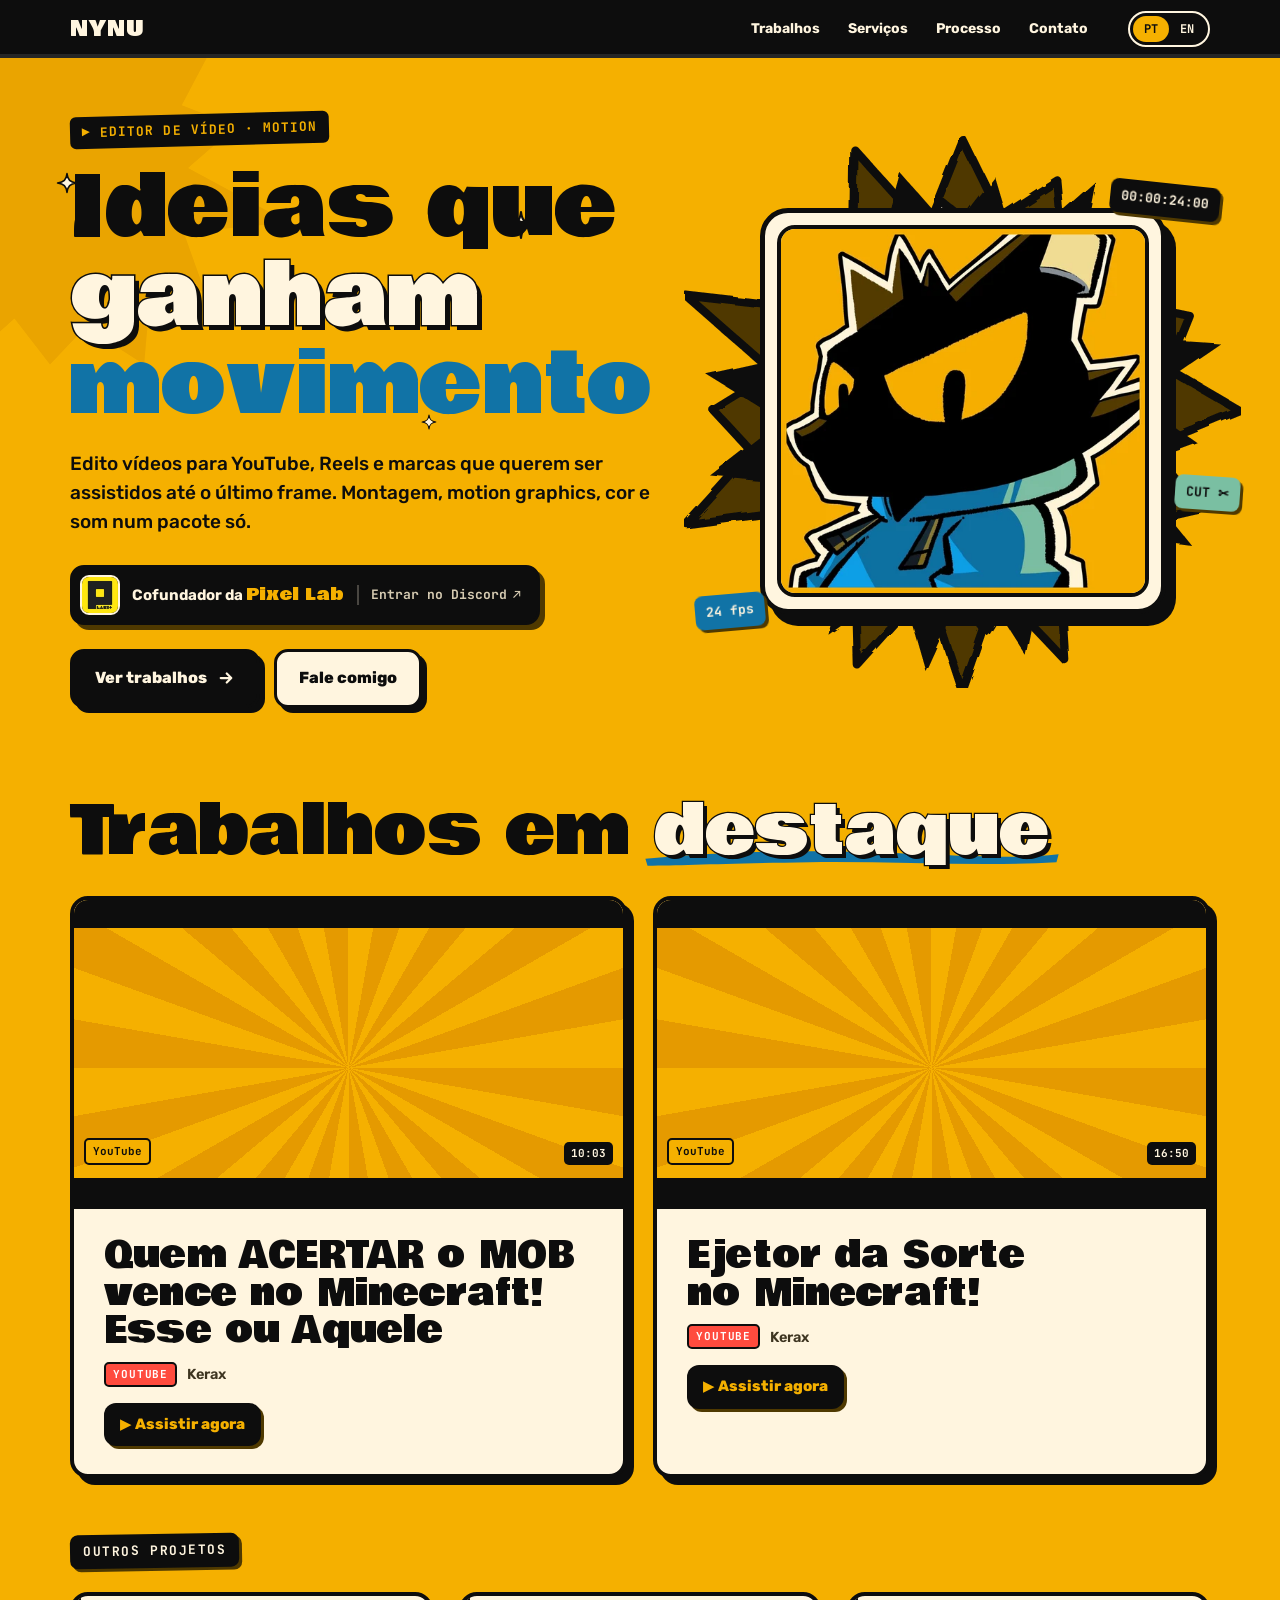
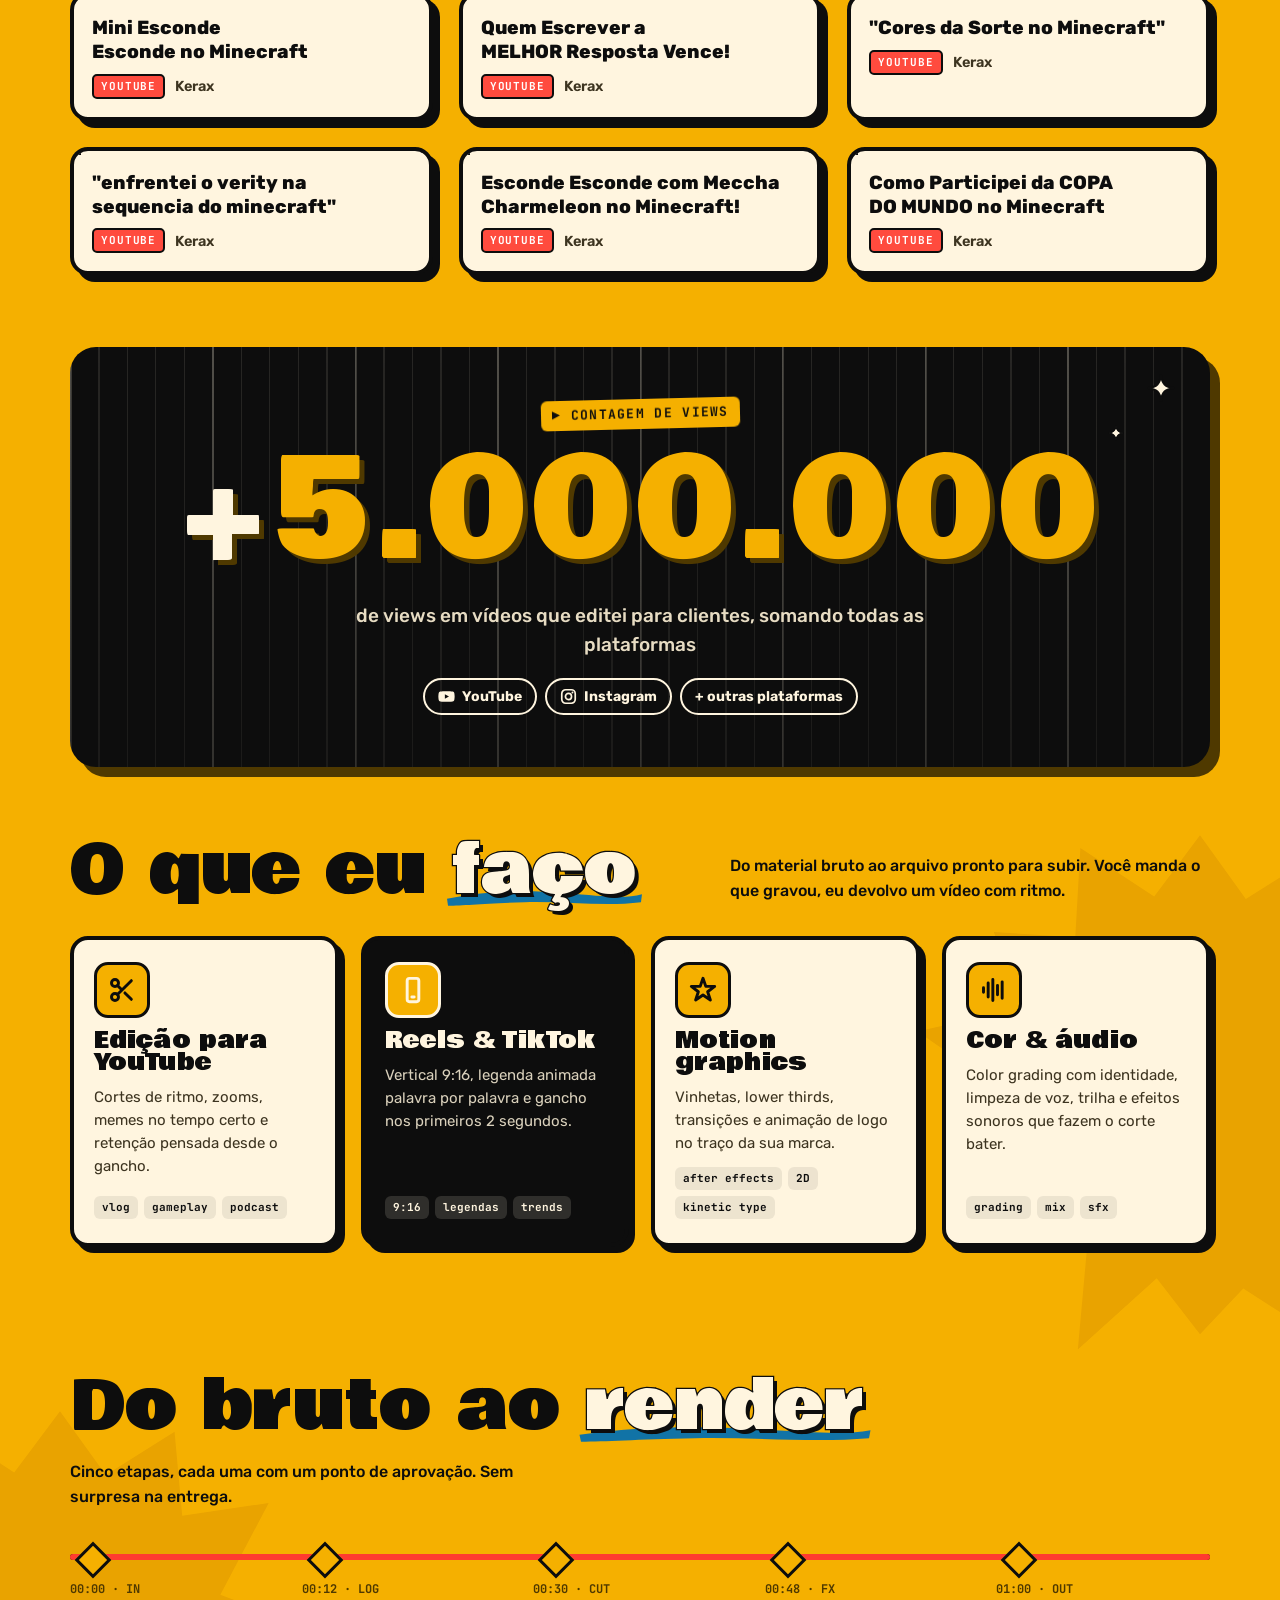
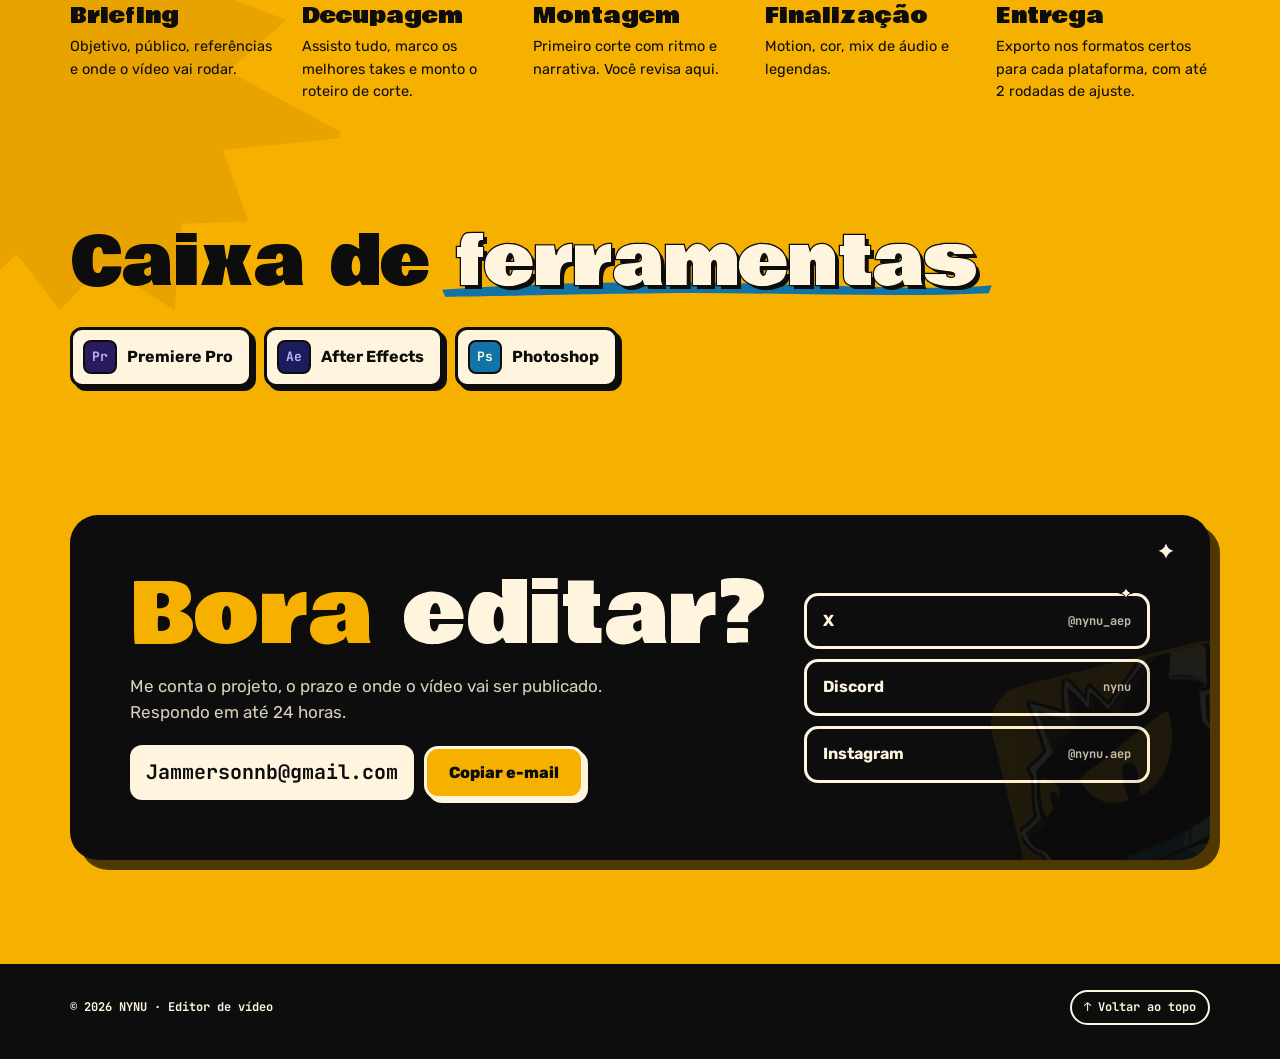
<file: index.html>
<!doctype html>
<html lang="pt-BR">
<head>
<meta charset="utf-8">
<meta name="viewport" content="width=device-width,initial-scale=1,viewport-fit=cover">
<title>NYNU | Editor de vídeo</title>
<meta name="description" content="Editor de vídeo e motion. Montagem, motion graphics, cor e som para YouTube, Reels e marcas. +5 milhões de views com clientes.">
<meta name="theme-color" content="#F5B000">
<link rel="canonical" href="https://nynuaep.com.br/">
<!-- link previews (Discord, WhatsApp, X, Instagram, LinkedIn...) -->
<meta property="og:type" content="website">
<meta property="og:site_name" content="NYNU">
<meta property="og:url" content="https://nynuaep.com.br/">
<meta property="og:title" content="NYNU | Editor de vídeo">
<meta property="og:description" content="Ideias que ganham movimento. Montagem, motion graphics, cor e som para YouTube, Reels e marcas. +5 milhões de views com clientes.">
<meta property="og:locale" content="pt_BR">
<meta property="og:image" content="https://nynuaep.com.br/assets/og-image.jpg">
<meta property="og:image:secure_url" content="https://nynuaep.com.br/assets/og-image.jpg">
<meta property="og:image:type" content="image/jpeg">
<meta property="og:image:width" content="1200">
<meta property="og:image:height" content="630">
<meta property="og:image:alt" content="Logo da NYNU numa moldura amarela, estilo cartoon">
<meta name="twitter:card" content="summary_large_image">
<meta name="twitter:title" content="NYNU | Editor de vídeo">
<meta name="twitter:description" content="Ideias que ganham movimento. +5 milhões de views com clientes.">
<meta name="twitter:image" content="https://nynuaep.com.br/assets/og-image.jpg">
<link rel="icon" type="image/png" href="assets/favicon.png">
<link rel="apple-touch-icon" href="assets/favicon.png">
<link rel="preconnect" href="https://fonts.googleapis.com">
<link rel="preconnect" href="https://fonts.gstatic.com" crossorigin>
<link rel="stylesheet" href="https://fonts.googleapis.com/css2?family=Bowlby+One&family=Rubik:wght@400;500;700;800&family=JetBrains+Mono:wght@500;700&display=swap">
<link rel="stylesheet" href="assets/site.css">
</head>
<body>

<svg width="0" height="0" style="position:absolute" aria-hidden="true">
  <filter id="boil"><feTurbulence id="boilNoise" type="fractalNoise" baseFrequency="0.035" numOctaves="2" seed="1"/><feDisplacementMap in="SourceGraphic" scale="7"/></filter>
</svg>

<header>
  <div class="wrap">
    <a class="brand" href="#top"><b>NYNU</b></a>
    <nav aria-label="Seções">
      <a href="#trabalhos" data-en="Work">Trabalhos</a>
      <a href="#servicos" data-en="Services">Serviços</a>
      <a href="#processo" data-en="Process">Processo</a>
      <a href="#contato" data-en="Contact">Contato</a>
    </nav>
    <button class="lang" id="lang" type="button" aria-label="Switch to English"><i class="knob" aria-hidden="true"></i><span>PT</span><span>EN</span></button>
  </div>
  <div class="playbar" aria-hidden="true"><i id="playbar"></i></div>
</header>

<main id="top">
  <section class="hero">
    <i class="blob blob-hero" aria-hidden="true"></i>
    <div class="wrap">
      <div class="hero-copy">
        <i class="spark" style="--x:-14px;--y:58px;--s:22px;--d:0s" aria-hidden="true"></i>
        <i class="spark" style="--x:72%;--y:96px;--s:30px;--d:.8s" aria-hidden="true"></i>
        <i class="spark" style="--x:58%;--y:300px;--s:16px;--d:1.6s" aria-hidden="true"></i>
        <span class="eyebrow" data-en="▶ Video editor · Motion">▶ Editor de vídeo · Motion</span>
        <h1>
          <span class="ln"><span data-en="Ideas">Ideias que</span></span>
          <span class="ln"><span class="stroke" data-en="set in">ganham</span></span>
          <span class="ln"><span class="blue" data-en="motion">movimento</span></span>
        </h1>
        <p class="lede" data-en="I edit videos for YouTube, Reels and brands that want to be watched to the very end. Editing, motion graphics, color and sound in one package.">Edito vídeos para YouTube, Reels e marcas que querem ser assistidos até o último frame. Montagem, motion graphics, cor e som num pacote só.</p>
        <a class="pixel" href="https://discord.gg/P6Qs3hAnWc" target="_blank" rel="noopener">
          <img src="assets/pixellab.webp" alt="Logo da Pixel Lab" width="40" height="40">
          <span class="pixel-name"><span data-en="Co-founder of">Cofundador da</span> <b>Pixel Lab</b></span>
          <span class="pixel-cta"><span data-en="Join the Discord">Entrar no Discord</span> <i aria-hidden="true">↗</i></span>
        </a>
        <div class="ctas">
          <a class="btn magnet" href="#trabalhos" data-en="See my work &lt;svg viewBox=&quot;0 0 24 24&quot; fill=&quot;none&quot; stroke=&quot;currentColor&quot; stroke-width=&quot;3&quot; stroke-linecap=&quot;round&quot; stroke-linejoin=&quot;round&quot;&gt;&lt;path d=&quot;M5 12h14M13 6l6 6-6 6&quot;/&gt;&lt;/svg&gt;">Ver trabalhos <svg viewBox="0 0 24 24" fill="none" stroke="currentColor" stroke-width="3" stroke-linecap="round" stroke-linejoin="round"><path d="M5 12h14M13 6l6 6-6 6"/></svg></a>
          <a class="btn alt magnet" href="#contato" data-en="Talk to me">Fale comigo</a>
        </div>
      </div>
      <div class="stage" id="stage">
        <svg class="burst" id="burst" viewBox="-100 -100 200 200" aria-hidden="true"></svg>
        <div class="sticker"><img src="assets/logo.webp" alt="Logo NYNU: personagem preto de olho amarelo e moletom azul"></div>
        <span class="tag t1">00:00:24:00</span>
        <span class="tag t2">24 fps</span>
        <span class="tag t3">CUT ✂</span>
      </div>
    </div>
  </section>

  <section class="block" id="trabalhos">
    <div class="wrap">
      <div class="sec-head reveal">
        <h2 id="workTitle" data-en="Recent &lt;em&gt;work&lt;/em&gt;">Trabalhos <em>recentes</em></h2>
        <div class="chips" id="chips" role="group" aria-label="Filtrar trabalhos">
          <button class="chip" type="button" data-f="all" aria-pressed="true" data-en="All">Todos</button>
          <button class="chip" type="button" data-f="youtube" aria-pressed="false">YouTube</button>
          <button class="chip" type="button" data-f="reels" aria-pressed="false">Reels</button>
          <button class="chip" type="button" data-f="comercial" aria-pressed="false" data-en="Commercial">Comercial</button>
          <button class="chip" type="button" data-f="motion" aria-pressed="false">Motion</button>
          <button class="chip" type="button" data-f="shorts" aria-pressed="false">Shorts</button>
        </div>
      </div>
      <div class="grid feat-grid" id="gridFeat" hidden></div>
      <div class="others-head" id="othersHead" hidden>
        <span class="others-label" data-en="Other projects">Outros projetos</span>
      </div>
      <div class="grid" id="grid"></div>
    </div>
  </section>

  <section class="views" id="views" aria-labelledby="viewsTitle">
    <div class="wrap">
      <div class="views-card reveal">
        <i class="spark" style="--x:auto;--r:34px;--y:26px;--s:30px;--d:.3s" aria-hidden="true"></i>
        <i class="spark" style="--x:auto;--r:86px;--y:78px;--s:16px;--d:1.1s" aria-hidden="true"></i>
        <span class="views-eyebrow" id="viewsTitle" data-en="▶ View count">▶ Contagem de views</span>
        <div class="views-num" id="viewsBox" role="img" aria-label="+5.000.000"><span class="views-plus" aria-hidden="true">+</span><span id="viewsNum" class="odo" aria-hidden="true">5.000.000</span></div>
        <p class="views-label" data-en="views on videos I edited for clients, across every platform">de views em vídeos que editei para clientes, somando todas as plataformas</p>
        <div class="views-plats">
          <span><svg viewBox="0 0 24 24" aria-hidden="true"><path d="M23 7.2a3 3 0 0 0-2.1-2.1C19 4.6 12 4.6 12 4.6s-7 0-8.9.5A3 3 0 0 0 1 7.2 31 31 0 0 0 .5 12 31 31 0 0 0 1 16.8a3 3 0 0 0 2.1 2.1c1.9.5 8.9.5 8.9.5s7 0 8.9-.5a3 3 0 0 0 2.1-2.1 31 31 0 0 0 .5-4.8 31 31 0 0 0-.5-4.8zM9.7 15.1V8.9l5.8 3.1z" fill="currentColor"/></svg>YouTube</span>
          <span><svg viewBox="0 0 24 24" aria-hidden="true"><rect x="2.5" y="2.5" width="19" height="19" rx="5.5" fill="none" stroke="currentColor" stroke-width="2.4"/><circle cx="12" cy="12" r="4.3" fill="none" stroke="currentColor" stroke-width="2.4"/><circle cx="17.6" cy="6.4" r="1.4" fill="currentColor"/></svg>Instagram</span>
          <span data-en="+ other platforms">+ outras plataformas</span>
        </div>
      </div>
    </div>
  </section>

  <section class="block" id="servicos">
    <i class="blob blob-right" aria-hidden="true"></i>
    <div class="wrap">
      <div class="sec-head reveal">
        <h2 data-en="What I &lt;em&gt;do&lt;/em&gt;">O que eu <em>faço</em></h2>
        <p data-en="From raw footage to a file ready to upload. You send what you shot, I send back a video with rhythm.">Do material bruto ao arquivo pronto para subir. Você manda o que gravou, eu devolvo um vídeo com ritmo.</p>
      </div>
      <div class="svc">
        <article class="reveal">
          <div class="ico"><svg viewBox="0 0 24 24" fill="none" stroke="currentColor" stroke-width="2.5" stroke-linecap="round" stroke-linejoin="round"><circle cx="6" cy="6" r="3"/><circle cx="6" cy="18" r="3"/><path d="M20 4 8.1 15.9M14.5 14.5 20 20M8.1 8.1 12 12"/></svg></div>
          <h3 data-en="YouTube editing">Edição para YouTube</h3>
          <p data-en="Rhythmic cuts, zooms, perfectly timed memes and retention planned from the hook.">Cortes de ritmo, zooms, memes no tempo certo e retenção pensada desde o gancho.</p>
          <ul><li>vlog</li><li>gameplay</li><li>podcast</li></ul>
        </article>
        <article class="reveal hl">
          <div class="ico"><svg viewBox="0 0 24 24" fill="none" stroke="currentColor" stroke-width="2.5" stroke-linecap="round" stroke-linejoin="round"><rect x="7" y="2" width="10" height="20" rx="2"/><path d="M11 18h2"/></svg></div>
          <h3>Reels &amp; TikTok</h3>
          <p data-en="Vertical 9:16, word-by-word animated captions and a hook in the first 2 seconds.">Vertical 9:16, legenda animada palavra por palavra e gancho nos primeiros 2 segundos.</p>
          <ul><li>9:16</li><li data-en="captions">legendas</li><li>trends</li></ul>
        </article>
        <article class="reveal">
          <div class="ico"><svg viewBox="0 0 24 24" fill="none" stroke="currentColor" stroke-width="2.5" stroke-linecap="round" stroke-linejoin="round"><path d="M12 2l2.4 6.9H22l-6 4.6 2.3 7.1L12 16.3 5.7 20.6 8 13.5 2 8.9h7.6z"/></svg></div>
          <h3>Motion graphics</h3>
          <p data-en="Intros, lower thirds, transitions and logo animation in your brand’s style.">Vinhetas, lower thirds, transições e animação de logo no traço da sua marca.</p>
          <ul><li>after effects</li><li>2D</li><li>kinetic type</li></ul>
        </article>
        <article class="reveal">
          <div class="ico"><svg viewBox="0 0 24 24" fill="none" stroke="currentColor" stroke-width="2.5" stroke-linecap="round" stroke-linejoin="round"><path d="M3 10v4M7 6v12M11 3v18M15 8v8M19 5v14"/></svg></div>
          <h3 data-en="Color &amp;amp; audio">Cor &amp; áudio</h3>
          <p data-en="Color grading with identity, voice cleanup, music and sound effects that make every cut land.">Color grading com identidade, limpeza de voz, trilha e efeitos sonoros que fazem o corte bater.</p>
          <ul><li>grading</li><li>mix</li><li>sfx</li></ul>
        </article>
      </div>
    </div>
  </section>

  <section class="block" id="processo">
    <i class="blob blob-left" aria-hidden="true"></i>
    <div class="wrap">
      <div class="sec-head reveal">
        <h2 data-en="From raw to &lt;em&gt;render&lt;/em&gt;">Do bruto ao <em>render</em></h2>
        <p data-en="Five stages, each with an approval point. No surprises at delivery.">Cinco etapas, cada uma com um ponto de aprovação. Sem surpresa na entrega.</p>
      </div>
      <div class="process">
        <span class="fill" aria-hidden="true"></span>
        <div class="step reveal"><span class="tcode">00:00 · IN</span><h3>Briefing</h3><p data-en="Goal, audience, references and where the video will run.">Objetivo, público, referências e onde o vídeo vai rodar.</p></div>
        <div class="step reveal"><span class="tcode">00:12 · LOG</span><h3 data-en="Logging">Decupagem</h3><p data-en="I watch everything, mark the best takes and build the cut plan.">Assisto tudo, marco os melhores takes e monto o roteiro de corte.</p></div>
        <div class="step reveal"><span class="tcode">00:30 · CUT</span><h3 data-en="Rough cut">Montagem</h3><p data-en="First cut with pacing and story. You review here.">Primeiro corte com ritmo e narrativa. Você revisa aqui.</p></div>
        <div class="step reveal"><span class="tcode">00:48 · FX</span><h3 data-en="Finishing">Finalização</h3><p data-en="Motion, color, audio mix and captions.">Motion, cor, mix de áudio e legendas.</p></div>
        <div class="step reveal"><span class="tcode">01:00 · OUT</span><h3 data-en="Delivery">Entrega</h3><p data-en="Exported in the right formats for each platform, with up to 2 rounds of revisions.">Exporto nos formatos certos para cada plataforma, com até 2 rodadas de ajuste.</p></div>
      </div>
    </div>
  </section>

  <section class="block" id="ferramentas">
    <div class="wrap">
      <div class="sec-head reveal"><h2 data-en="My &lt;em&gt;toolbox&lt;/em&gt;">Caixa de <em>ferramentas</em></h2></div>
      <div class="tools reveal">
        <span class="tool"><i style="background:#2A1B5E;color:#C9A8FF">Pr</i>Premiere Pro</span>
        <span class="tool"><i style="background:#1B1B5E;color:#B6B6FF">Ae</i>After Effects</span>
        <span class="tool"><i style="background:var(--hoodie);color:var(--cream)">Ps</i>Photoshop</span>
      </div>
    </div>
  </section>

  <section class="block" id="contato">
    <div class="wrap">
      <div class="contact reveal">
        <img class="ghost" src="assets/logo.webp" alt="">
        <i class="spark" style="--x:auto;--y:22px;--r:30px;--s:28px;--d:.4s" aria-hidden="true"></i>
        <i class="spark" style="--x:auto;--y:70px;--r:76px;--s:16px;--d:1.2s" aria-hidden="true"></i>
        <div>
          <h2 data-en="Let’s &lt;span&gt;edit?&lt;/span&gt;">Bora <span>editar?</span></h2>
          <p data-en="Tell me about the project, the deadline and where the video will be posted. I reply within 24 hours.">Me conta o projeto, o prazo e onde o vídeo vai ser publicado. Respondo em até 24 horas.</p>
          <div class="mail">
            <code id="email">Jammersonnb@gmail.com</code>
            <button class="btn magnet" type="button" id="copy" data-en="Copy email">Copiar e-mail</button>
          </div>
        </div>
        <div class="socials">
          <a href="https://x.com/nynu_aep" target="_blank" rel="noopener">X <span>@nynu_aep</span></a>
          <a href="https://discord.com/users/1232013955065581739" target="_blank" rel="noopener">Discord <span>nynu</span></a>
          <a href="https://www.instagram.com/nynu.aep?obrf=MTV1MzViaDh2anFpdQ==" target="_blank" rel="noopener">Instagram <span>@nynu.aep</span></a>
        </div>
      </div>
    </div>
  </section>
</main>

<footer>
  <div class="wrap">
    <div class="foot-row">
      <span data-en="© 2026 NYNU · Video editor">© 2026 NYNU · Editor de vídeo</span>
      <a class="totop" href="#top" data-en="↑ Back to top">↑ Voltar ao topo</a>
    </div>
  </div>
</footer>

<div class="modal" id="modal" hidden role="dialog" aria-modal="true" aria-labelledby="mTitle">
  <div class="player" id="player" style="position:relative">
    <button class="close" id="close" type="button" aria-label="Fechar">✕</button>
    <div class="thumb" id="mThumb"></div>
    <div class="ctrl"><button type="button" id="mPlay" aria-label="Pausar"><svg width="14" height="14" viewBox="0 0 14 14"><rect x="2" y="1" width="3.5" height="12" fill="#0D0D0D"/><rect x="8.5" y="1" width="3.5" height="12" fill="#0D0D0D"/></svg></button><span id="mTime">00:00</span><div class="bar"><i id="mBar"></i></div><span id="mDur">00:00</span></div>
    <div class="pbody">
      <h3 id="mTitle"></h3>
      <p id="mDesc"></p>
      <div class="row" id="mFacts"></div>
      <div class="row"><a class="btn" id="mLink" href="#" target="_blank" rel="noopener" data-en="Watch full video">Assistir completo</a></div>
    </div>
  </div>
</div>
<div class="toast" id="toast" role="status" aria-live="polite"></div>

<script>
(function(){
const reduce = matchMedia('(prefers-reduced-motion: reduce)').matches;

/* ---------- burst behind the logo ---------- */
(function(){
  const svg=document.getElementById('burst');
  function star(n,rOut,rIn,jit,seed){
    let s=seed,pts=[];
    const rnd=()=>{s=(s*9301+49297)%233280;return s/233280};
    for(let i=0;i<n*2;i++){
      const a=(Math.PI*i)/n - Math.PI/2;
      const r=(i%2?rIn:rOut)*(1+(rnd()-.5)*jit);
      pts.push((Math.cos(a)*r).toFixed(1)+','+(Math.sin(a)*r).toFixed(1));
    }
    return pts.join(' ');
  }
  svg.innerHTML=
    '<polygon points="'+star(16,98,70,.22,7)+'" fill="#4F3900" stroke="#0D0D0D" stroke-width="3" stroke-linejoin="round"/>'+
    '<polygon points="'+star(16,88,64,.2,3)+'" fill="#0D0D0D" transform="rotate(8)"/>'+
    '<polygon points="'+star(12,74,58,.18,11)+'" fill="#FFF5DF" stroke="#0D0D0D" stroke-width="3" stroke-linejoin="round" transform="rotate(-6)"/>';
})();

/* line boil: re-seed the turbulence a few times a second, like hand-drawn animation */
if(!reduce){
  const noise=document.getElementById('boilNoise');let seed=1;
  setInterval(()=>{seed=(seed%4)+1;noise.setAttribute('seed',seed)},160);
}

/* ---------- projects: loaded from projects.json (edited at /admin.html) ---------- */
let projects=[];
const grid=document.getElementById('grid');
let lang='pt';
const esc=s=>String(s==null?'':s).replace(/[&<>"']/g,c=>({'&':'&amp;','<':'&lt;','>':'&gt;','"':'&quot;',"'":'&#39;'}[c]));
const L=(p,f)=>{const v=p[f]||{};return (lang==='en'&&v.en)?v.en:(v.pt||v.en||'')};
const CATS={youtube:{pt:'YouTube',en:'YouTube'},reels:{pt:'Reels',en:'Reels'},comercial:{pt:'Comercial',en:'Commercial'},motion:{pt:'Motion',en:'Motion'},shorts:{pt:'Shorts',en:'Shorts'}};
const catLabel=c=>(CATS[c]||{pt:c,en:c})[lang];
const facts=p=>[]; // details chips removed

/* YouTube: a video link gives its own thumbnail when no image was uploaded */
function ytId(u){const m=String(u||'').match(/(?:youtu\.be\/|youtube\.com\/(?:watch\?(?:.*&)?v=|shorts\/|embed\/|live\/|v\/))([\w-]{11})/i);return m?m[1]:''}
function ytImg(id){return '<img class="art" src="https://i.ytimg.com/vi/'+id+'/maxresdefault.jpg" data-yt="'+id+'" alt="" loading="lazy" onload="ytFix(this)" onerror="ytFix(this,1)">'}
window.ytFix=function(img,err){const hq='https://i.ytimg.com/vi/'+img.dataset.yt+'/hqdefault.jpg';if(err&&img.src===hq){const d=document.createElement('div');d.className='art a-burst';img.replaceWith(d);return}if((err||img.naturalWidth<=120)&&img.src!==hq)img.src=hq};
function thumbHTML(p){
  const yt=!p.thumb&&ytId(p.url);
  const art=p.thumb?'<img class="art" src="'+esc(p.thumb)+'" alt="">':yt?ytImg(yt):'<div class="art '+esc(p.art||'a-burst')+'"></div>';
  return art+'<span class="lb t"></span><span class="lb b"></span>'+(p.word?'<span class="word">'+esc(p.word)+'</span>':'')+'<span class="play"></span><span class="cat">'+esc(catLabel(p.cat))+'</span>'+(p.dur?'<span class="dur">'+esc(p.dur)+'</span>':'')+'<span class="prog"></span>';
}
/* ---------- view counter: rolling odometer digits ---------- */
let VIEWS=5000000;
const fmtN=n=>Math.round(n).toLocaleString(lang==='en'?'en-US':'pt-BR');
function buildOdo(){
  const el=document.getElementById('viewsNum');if(!el)return;
  const txt=fmtN(VIEWS);
  document.getElementById('viewsBox').setAttribute('aria-label','+'+txt);
  let html='',k=0;
  for(const ch of txt){
    if(/\d/.test(ch)){
      let strip='';for(let r=0;r<3;r++)for(let n=0;n<10;n++)strip+='<i>'+n+'</i>';
      html+='<span class="odo-d" data-n="'+ch+'" style="--k:'+(k++)+'"><span class="odo-s">'+strip+'</span></span>';
    }else html+='<span class="odo-sep">'+ch+'</span>';
  }
  el.innerHTML=html;setOdo(true);
}
// at rest the final number is shown; "spin" rolls every digit from zero to its value
function setOdo(final){
  document.querySelectorAll('#viewsNum .odo-d').forEach(d=>{
    const s=d.firstChild,n=+d.dataset.n;
    s.style.transition='none';s.style.transform='translateY(calc(-1.08em * '+(final?20+n:0)+'))';
  });
}
function spinOdo(){
  if(reduce)return;
  setOdo(false);void document.getElementById('viewsNum').offsetWidth;
  document.querySelectorAll('#viewsNum .odo-d').forEach(d=>{
    const s=d.firstChild,n=+d.dataset.n,k=+d.style.getPropertyValue('--k');
    s.style.transition='transform '+(1.4+k*.12)+'s cubic-bezier(.16,1,.3,1) '+(k*.07)+'s';
    s.style.transform='translateY(calc(-1.08em * '+(20+n)+'))';
  });
}
function showViews(){buildOdo()}
buildOdo();
if('IntersectionObserver' in window){
  const vc=document.querySelector('.views-card');
  // spin each time the card comes into view
  if(vc)new IntersectionObserver(es=>{if(es[0].isIntersecting)spinOdo()},{threshold:.55}).observe(vc);
}
function cardEl(p,i,opts){
  const b=document.createElement('button');
  b.type='button';b.className='card reveal'+(opts.big?' featured':'')+(opts.tile?' tile':'');b.dataset.cat=p.cat;b.dataset.i=i;
  const d=L(p,'desc');const short=d.split('. ')[0];
  // category tag + channel/client, shown under the title
  const tags='<div class="tile-tags"><span class="ctag ctag-'+esc(p.cat)+'">'+esc(catLabel(p.cat))+'</span>'+(p.client?'<span class="client">'+esc(p.client)+'</span>':'')+'</div>';
  b.innerHTML='<div class="thumb">'+thumbHTML(p)+'</div><div class="meta"><h3>'+esc(L(p,'title'))+'</h3>'+(opts.tile?tags:(d?'<p>'+esc(short.endsWith('.')?short:short+'.')+'</p>':'')+(p.client?tags:''))+'</div>';
  if(opts.big){
    if(opts.badge)b.querySelector('.thumb').insertAdjacentHTML('beforeend','<span class="feat-badge">'+(lang==='en'?'★ Featured':'★ Em destaque')+'</span>');
    b.querySelector('.meta').insertAdjacentHTML('beforeend','<span class="watch">'+(ytId(p.url)?(lang==='en'?'▶ Watch now':'▶ Assistir agora'):(lang==='en'?'▶ See project':'▶ Ver projeto'))+'</span>');
  }
  b.addEventListener('click',()=>openModal(i,b));
  return b;
}
// swaps the section title in both languages (the language toggle reads data-pt / data-en)
function setWorkTitle(feat){
  const t=document.getElementById('workTitle');
  const pt=feat?'Trabalhos em <em>destaque</em>':'Trabalhos <em>recentes</em>',en=feat?'Featured <em>work</em>':'Recent <em>work</em>';
  t.dataset.pt=pt;t.dataset.en=en;t.innerHTML=lang==='en'?en:pt;
}
function renderCards(){
  const gf=document.getElementById('gridFeat'),oh=document.getElementById('othersHead'),chips=document.getElementById('chips');
  grid.innerHTML='';gf.innerHTML='';
  if(document.getElementById('viewsNum').dataset.lang!==lang){document.getElementById('viewsNum').dataset.lang=lang;showViews()}
  if(!projects.length){setWorkTitle(false);gf.hidden=true;oh.hidden=true;grid.innerHTML='<p class="empty">'+(lang==='en'?'New videos coming soon.':'Novos vídeos em breve.')+'</p>';return}
  const all=projects.map((p,i)=>({p,i}));
  let feat=all.filter(x=>x.p.featured),rest=all.filter(x=>!x.p.featured);
  // nothing marked as featured and only one video: show that one big anyway
  const soloAuto=!feat.length&&projects.length===1;
  setWorkTitle(feat.length>0);
  gf.hidden=!feat.length;gf.dataset.count=Math.min(feat.length,2);
  feat.forEach(x=>gf.appendChild(cardEl(x.p,x.i,{big:true,badge:false})));
  // the filters only act on the smaller grid; with featured videos they sit beside "Outros projetos"
  const used=new Set(rest.map(x=>x.p.cat));
  document.querySelectorAll('#chips .chip').forEach(c=>{if(c.dataset.f!=='all')c.hidden=!used.has(c.dataset.f)});
  chips.hidden=used.size<2;
  if(feat.length){if(chips.parentNode!==oh)oh.appendChild(chips)}
  else{const sh=document.querySelector('#trabalhos .sec-head');if(chips.parentNode!==sh)sh.appendChild(chips)}
  oh.hidden=!(feat.length&&rest.length);
  grid.classList.toggle('is-others',feat.length>0);
  grid.dataset.count=Math.min(rest.length,feat.length?4:3);grid.dataset.n=rest.length;
  rest.forEach(x=>grid.appendChild(cardEl(x.p,x.i,{big:soloAuto,badge:soloAuto,tile:feat.length>0})));
  const active=document.querySelector('#chips .chip[aria-pressed="true"]');
  const f=active&&!active.hidden?active.dataset.f:'all';
  if(!active||active.hidden)document.querySelectorAll('#chips .chip').forEach(c=>c.setAttribute('aria-pressed',String(c.dataset.f==='all')));
  [...grid.children].forEach(c=>{if(c.dataset.cat)c.hidden=!(f==='all'||c.dataset.cat===f)});
}
grid.innerHTML='<p class="empty">'+(document.documentElement.lang==='en'?'Loading videos…':'Carregando vídeos…')+'</p>';
fetch('projects.json?v='+Date.now(),{cache:'no-store'}).then(r=>{if(!r.ok)throw r;return r.json()})
  .then(d=>{projects=Array.isArray(d.projects)?d.projects:[];if(Number(d.views)>0)VIEWS=Math.round(Number(d.views));document.getElementById('viewsNum').dataset.lang='';renderCards()})
  .catch(()=>{projects=[];renderCards()});

/* scroll progress shown as a timeline playhead under the header */
(function(){const bar=document.getElementById('playbar');let t=0;
  function upd(){t=0;const max=document.documentElement.scrollHeight-innerHeight;bar.style.transform='scaleX('+(max>0?Math.min(1,scrollY/max):0)+')'}
  addEventListener('scroll',()=>{if(!t)t=requestAnimationFrame(upd)},{passive:true});addEventListener('resize',upd);upd();})();

/* filters with a springy FLIP shuffle */
document.querySelectorAll('.chip').forEach(ch=>ch.addEventListener('click',()=>{
  document.querySelectorAll('.chip').forEach(c=>c.setAttribute('aria-pressed',String(c===ch)));
  const f=ch.dataset.f, cards=[...grid.children];
  const first=new Map(cards.map(c=>[c,c.getBoundingClientRect()]));
  cards.forEach(c=>{c.hidden=!(f==='all'||c.dataset.cat===f)});
  if(reduce)return;
  cards.forEach(c=>{
    if(c.hidden)return;
    const a=first.get(c),b=c.getBoundingClientRect();
    if(a.width===0){c.animate([{transform:'scale(.6) rotate(-6deg)',opacity:0},{transform:'none',opacity:1}],{duration:520,easing:'cubic-bezier(.34,1.56,.64,1)'});return}
    const dx=a.left-b.left,dy=a.top-b.top;
    if(dx||dy)c.animate([{transform:'translate('+dx+'px,'+dy+'px)'},{transform:'none'}],{duration:560,easing:'cubic-bezier(.22,1,.36,1)'});
  });
}));

/* modal "player" */
const modal=document.getElementById('modal'),player=document.getElementById('player'),mBar=document.getElementById('mBar'),mTime=document.getElementById('mTime'),mPlay=document.getElementById('mPlay');
let raf=null,opener=null,pPlaying=true,prog=0,pLast=null,durSec=0;
const toSec=s=>{const n=String(s||'').split(':').map(Number);if(n.some(isNaN)||!n.length)return 60;return n.reduce((a,v)=>a*60+v,0)||60};
const mmss=s=>String(Math.floor(s/60)).padStart(2,'0')+':'+String(Math.floor(s%60)).padStart(2,'0');
function tick(ts){
  if(pLast!==null&&pPlaying){prog=(prog+(ts-pLast)/1000*(durSec/12))%durSec}
  pLast=ts;mBar.style.width=(prog/durSec*100)+'%';mTime.textContent=mmss(prog);
  raf=requestAnimationFrame(tick);
}
function openModal(i,from){
  const p=projects[i];opener=from;
  const yt=ytId(p.url),mt=document.getElementById('mThumb'),ctrl=document.querySelector('.player .ctrl');
  if(yt){
    // YouTube link: play the real video right here
    const short=/\/shorts\//i.test(p.url);
    mt.className='thumb yt'+(short?' short':'');
    mt.style.cssText='position:relative;display:block;background:#000;overflow:hidden;'+(short?'aspect-ratio:auto;height:min(70vh,640px);':'aspect-ratio:16/9;');
    const fs=short?'position:absolute;top:0;bottom:0;left:50%;height:100%;width:auto;aspect-ratio:9/16;transform:translateX(-50%);border:0;':'position:absolute;top:0;left:0;width:100%;height:100%;border:0;';
    mt.innerHTML='<iframe style="'+fs+'" src="https://www.youtube-nocookie.com/embed/'+yt+'?autoplay=1&rel=0&playsinline=1" title="'+esc(L(p,'title'))+'" allow="autoplay; encrypted-media; picture-in-picture; fullscreen" allowfullscreen></iframe>';
    ctrl.hidden=true;
  }else{
    mt.className='thumb';mt.style.cssText='';mt.innerHTML=thumbHTML(p);ctrl.hidden=false;
  }
  document.getElementById('mTitle').textContent=L(p,'title');
  document.getElementById('mDesc').textContent=L(p,'desc');
  document.getElementById('mDur').textContent=p.dur||'';
  const ml=document.getElementById('mLink');ml.hidden=!p.url;if(p.url)ml.href=p.url;
  ml.textContent=ytId(p.url)?(lang==='en'?'Open on YouTube':'Abrir no YouTube'):(lang==='en'?'Watch full video':'Assistir completo');
  const mf=document.getElementById('mFacts');mf.innerHTML='';mf.hidden=true;
  durSec=toSec(p.dur);prog=0;pLast=null;pPlaying=true;
  modal.hidden=false;document.body.style.overflow='hidden';
  if(!reduce){
    const r=from.getBoundingClientRect(),pr=player.getBoundingClientRect();
    const sx=r.width/pr.width,dx=(r.left+r.width/2)-(pr.left+pr.width/2),dy=(r.top+r.height/2)-(pr.top+pr.height/2);
    player.animate([{transform:'translate('+dx+'px,'+dy+'px) scale('+sx+')',opacity:.4},{transform:'none',opacity:1}],{duration:560,easing:'cubic-bezier(.34,1.3,.64,1)'});
    modal.animate([{opacity:0},{opacity:1}],{duration:300});
  }
  if(!yt)raf=requestAnimationFrame(tick);
  document.getElementById('close').focus();
}
function closeModal(){
  if(modal.hidden)return;
  const done=()=>{modal.hidden=true;document.getElementById('mThumb').innerHTML='';document.body.style.overflow='';cancelAnimationFrame(raf);opener&&opener.focus()};
  if(reduce)return done();
  player.animate([{transform:'none',opacity:1},{transform:'scale(.85) rotate(3deg)',opacity:0}],{duration:260,easing:'ease-in'}).onfinish=done;
  modal.animate([{opacity:1},{opacity:0}],{duration:260});
}
document.getElementById('close').addEventListener('click',closeModal);
modal.addEventListener('click',e=>{if(e.target===modal)closeModal()});
document.addEventListener('keydown',e=>{if(e.key==='Escape')closeModal()});
mPlay.addEventListener('click',()=>{pPlaying=!pPlaying;mPlay.setAttribute('aria-label',pPlaying?'Pausar':'Reproduzir');mPlay.innerHTML=pPlaying?'<svg width="14" height="14" viewBox="0 0 14 14"><rect x="2" y="1" width="3.5" height="12" fill="#0D0D0D"/><rect x="8.5" y="1" width="3.5" height="12" fill="#0D0D0D"/></svg>':'<svg width="14" height="14" viewBox="0 0 14 14"><path d="M3 1l10 6-10 6z" fill="#0D0D0D"/></svg>'});

/* magnetic buttons */
if(!reduce&&matchMedia('(pointer:fine)').matches){
  document.querySelectorAll('.magnet').forEach(el=>{
    el.addEventListener('pointermove',e=>{const r=el.getBoundingClientRect();const x=(e.clientX-r.left-r.width/2)*.25,y=(e.clientY-r.top-r.height/2)*.35;el.style.transform='translate('+x+'px,'+y+'px)'});
    el.addEventListener('pointerleave',()=>{el.animate([{transform:el.style.transform||'none'},{transform:'none'}],{duration:500,easing:'cubic-bezier(.34,1.56,.64,1)'});el.style.transform=''});
  });
  /* logo sticker follows the pointer a little */
  const stage=document.getElementById('stage'),st=stage.querySelector('.sticker');
  stage.addEventListener('pointermove',e=>{const r=stage.getBoundingClientRect();const x=(e.clientX-r.left)/r.width-.5,y=(e.clientY-r.top)/r.height-.5;st.style.translate=(x*18)+'px '+(y*18)+'px'});
  stage.addEventListener('pointerleave',()=>{st.style.translate=''});
  st.style.transition='transform .5s cubic-bezier(.34,1.56,.64,1), translate .4s cubic-bezier(.22,1,.36,1)';
}

/* language toggle */
const i18n=[...document.querySelectorAll('[data-en]')];
i18n.forEach(el=>{el.dataset.pt=el.innerHTML});
const langBtn=document.getElementById('lang');
function setLang(l,animate){
  lang=l;document.documentElement.lang=l==='en'?'en':'pt-BR';
  const swap=()=>{i18n.forEach(el=>{el.innerHTML=l==='en'?el.dataset.en:el.dataset.pt});renderCards();
    langBtn.setAttribute('aria-label',l==='en'?'Mudar para português':'Switch to English');document.title=l==='en'?'NYNU Edits':'NYNU Edits'};
  if(!animate||reduce)return swap();
  const main=document.querySelector('main');
  main.animate([{opacity:1,filter:'blur(0)'},{opacity:.15,filter:'blur(6px)'}],{duration:180,easing:'ease-in'}).onfinish=()=>{swap();
    main.animate([{opacity:.15,filter:'blur(6px)',transform:'translateY(8px)'},{opacity:1,filter:'blur(0)',transform:'none'}],{duration:380,easing:'cubic-bezier(.22,1,.36,1)'})};
}
langBtn.addEventListener('click',()=>{const n=lang==='en'?'pt':'en';setLang(n,true);try{localStorage.setItem('nynu-lang',n)}catch(e){}});
document.documentElement.lang='pt-BR';
try{const s=localStorage.getItem('nynu-lang');if(s==='en')setLang('en',false)}catch(e){}

/* copy email */
const toast=document.getElementById('toast');let tt;
function showToast(m){toast.textContent=m;toast.classList.add('show');clearTimeout(tt);tt=setTimeout(()=>toast.classList.remove('show'),2200)}
document.getElementById('copy').addEventListener('click',()=>{
  const em=document.getElementById('email');
  navigator.clipboard.writeText(em.textContent).then(()=>showToast(lang==='en'?'Email copied ✓':'E-mail copiado ✓')).catch(()=>{const s=getSelection(),r=document.createRange();r.selectNodeContents(em);s.removeAllRanges();s.addRange(r);showToast(lang==='en'?'Email selected, just copy it':'E-mail selecionado, é só copiar')});
});
})();
</script>
</body>
</html>
</file>
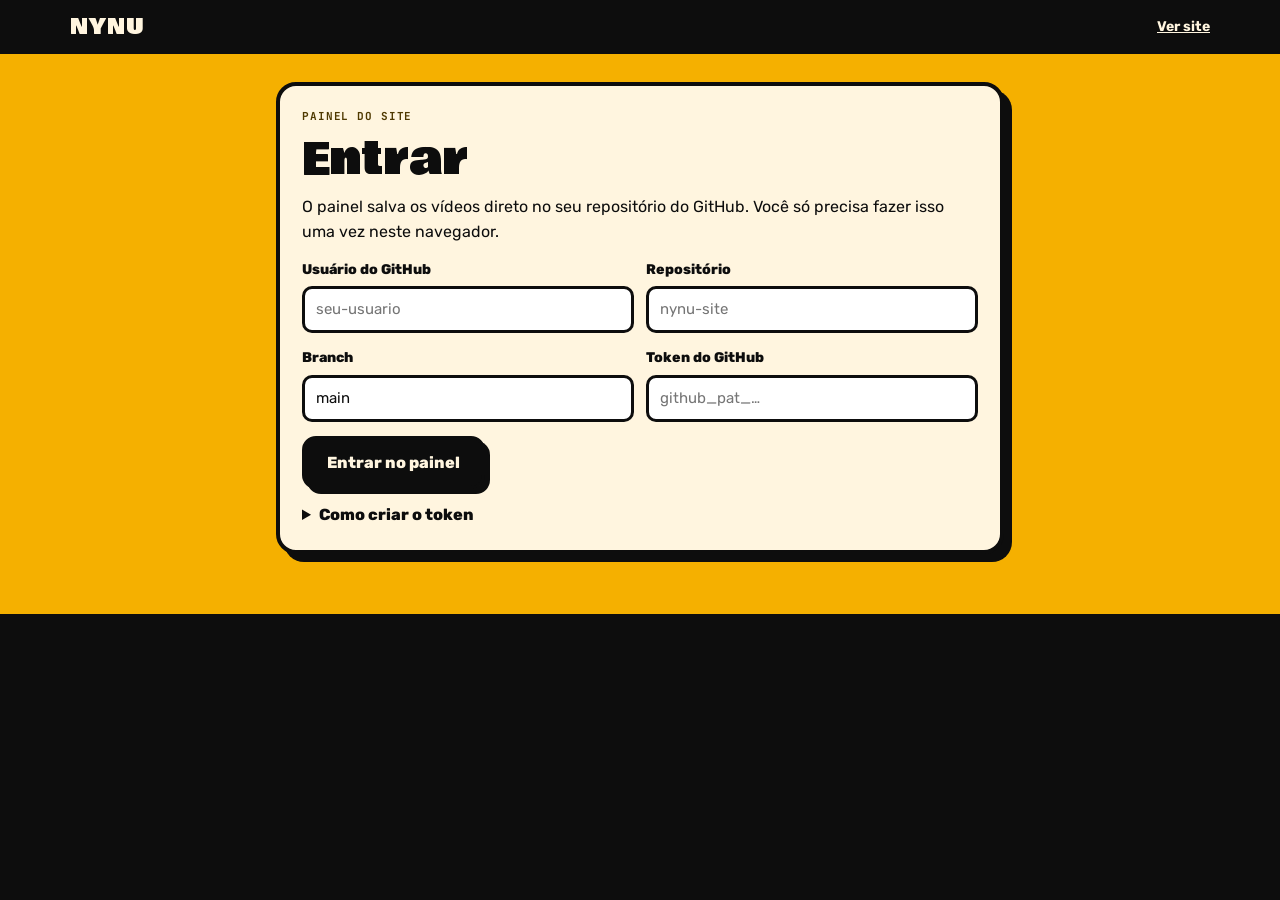
<file: admin.html>
<!doctype html>
<html lang="pt-BR">
<head>
<meta charset="utf-8">
<meta name="viewport" content="width=device-width,initial-scale=1,viewport-fit=cover">
<meta name="robots" content="noindex,nofollow">
<title>NYNU | Painel</title>
<link rel="icon" type="image/png" href="assets/favicon.png">
<link rel="preconnect" href="https://fonts.googleapis.com">
<link rel="preconnect" href="https://fonts.gstatic.com" crossorigin>
<link rel="stylesheet" href="https://fonts.googleapis.com/css2?family=Bowlby+One&family=Rubik:wght@400;500;700;800&family=JetBrains+Mono:wght@500;700&display=swap">
<link rel="stylesheet" href="assets/site.css">
<style>
/* Painel: uses the site's tokens and components; one centred column on mustard. */
.panel{max-width:760px;margin:0 auto;padding:28px max(16px,env(safe-area-inset-right,0px)) 60px max(16px,env(safe-area-inset-left,0px));display:flex;flex-direction:column;gap:16px}
.sheet{background:var(--cream);border:4px solid var(--ink);border-radius:20px;box-shadow:8px 8px 0 var(--ink);padding:22px;display:flex;flex-direction:column;gap:14px}
.sheet h1{font-size:clamp(30px,5vw,44px)}
.sheet p{margin:0}
.top-actions{display:flex;gap:16px;align-items:center;margin-left:auto}
.top-actions a,.top-actions button{color:var(--cream);background:none;border:0;font:inherit;font-weight:700;font-size:14px;cursor:pointer;text-decoration:underline;padding:0}
.dr-bar{position:sticky;top:calc(64px + env(safe-area-inset-top,0px))}
.steps{margin:0;padding-left:20px;display:flex;flex-direction:column;gap:6px;font-size:14.5px}
.steps code{font-family:var(--font-mono);font-size:13px;background:rgba(0,0,0,.07);padding:1px 5px;border-radius:5px}
.repo-tag{font-family:var(--font-mono);font-size:12px;font-weight:700;color:var(--cocoa)}
.busy{opacity:.6;pointer-events:none}
.chk{display:flex;gap:12px;align-items:flex-start;background:#fff;border:3px solid var(--ink);border-radius:12px;padding:12px 14px;cursor:pointer;position:relative}
.chk input{position:absolute;opacity:0;width:1px;height:1px}
.chk-box{flex:none;width:30px;height:30px;border:3px solid var(--ink);border-radius:8px;display:grid;place-items:center;font-size:16px;color:transparent;background:var(--cream);transition:background .2s,color .2s,transform .3s var(--pop)}
.chk input:checked+.chk-box{background:var(--mustard);color:var(--ink);transform:rotate(-8deg)}
.chk input:focus-visible+.chk-box{outline:3px dashed var(--ink);outline-offset:3px}
.chk b{display:block;font-size:15px}
.chk small{display:block;font-size:12.5px;color:#5c5240;margin-top:2px}
.ib.star{color:#b9ad92}
.ib.star.on{background:var(--mustard);color:var(--ink)}
.feat-tag{font-family:var(--font-mono);font-size:10.5px;background:var(--mustard);border:1.5px solid var(--ink);border-radius:5px;padding:1px 5px;vertical-align:2px}
</style>
</head>
<body>
<header>
  <div class="wrap">
    <a class="brand" href="./"><b>NYNU</b></a>
    <div class="top-actions">
      <a href="./" target="_blank" rel="noopener">Ver site</a>
      <button type="button" id="logout" hidden>Sair</button>
    </div>
  </div>
</header>

<main class="panel">
  <!-- LOGIN -->
  <section class="sheet" id="login">
    <span class="dr-eyebrow">Painel do site</span>
    <h1>Entrar</h1>
    <p>O painel salva os vídeos direto no seu repositório do GitHub. Você só precisa fazer isso uma vez neste navegador.</p>
    <form id="loginForm" novalidate style="display:flex;flex-direction:column;gap:14px">
      <div class="row2">
        <label class="fld"><span>Usuário do GitHub</span><input id="lOwner" autocomplete="username" placeholder="seu-usuario" required></label>
        <label class="fld"><span>Repositório</span><input id="lRepo" placeholder="nynu-site" required></label>
      </div>
      <div class="row2">
        <label class="fld"><span>Branch</span><input id="lBranch" value="main" required></label>
        <label class="fld"><span>Token do GitHub</span><input id="lToken" type="password" autocomplete="current-password" placeholder="github_pat_…" required></label>
      </div>
      <p class="dr-error" id="lErr" role="alert" hidden></p>
      <div class="dr-form-actions"><button class="btn" type="submit" id="lBtn">Entrar no painel</button></div>
    </form>
    <details>
      <summary style="font-weight:800;cursor:pointer">Como criar o token</summary>
      <ol class="steps" style="margin-top:10px">
        <li>No GitHub, abra <b>Settings → Developer settings → Personal access tokens → Fine-grained tokens</b>.</li>
        <li>Clique em <b>Generate new token</b>, dê um nome (ex.: <code>painel nynu</code>) e escolha a validade.</li>
        <li>Em <b>Repository access</b>, marque <b>Only select repositories</b> e escolha o repositório do site.</li>
        <li>Em <b>Permissions → Repository permissions</b>, coloque <b>Contents</b> em <b>Read and write</b>.</li>
        <li>Gere o token, copie e cole aqui. Ele fica salvo só neste navegador.</li>
      </ol>
    </details>
  </section>

  <!-- PANEL -->
  <section id="app" hidden style="display:flex;flex-direction:column;gap:16px">
    <div class="sheet">
      <div class="dr-head">
        <div><span class="dr-eyebrow">Painel do site</span><h1>Seus vídeos</h1><span class="repo-tag" id="repoTag"></span></div>
      </div>
      <label class="fld views-fld"><span>Total de views (somando todas as plataformas)</span>
        <input id="fViews" type="text" inputmode="numeric" placeholder="5.000.000" autocomplete="off">
        <small>Aparece na seção "Contagem de views" do site. Digite só números.</small></label>
      <div class="dr-bar"><span id="drStatus">Tudo publicado</span><button class="btn" id="drPublish" type="button" disabled>Publicar no site</button></div>
      <div id="drListView" style="display:flex;flex-direction:column;gap:14px">
        <div class="dr-list" id="drList"></div>
        <button class="btn alt dr-add" id="drAdd" type="button">+ Adicionar vídeo</button>
        <p class="dr-hint">Faça quantas alterações quiser e depois clique em <b>Publicar no site</b>. O site atualiza em 1 ou 2 minutos.</p>
      </div>
      <form id="drForm" hidden novalidate>
        <button class="dr-back" id="drBack" type="button">← Voltar para a lista</button>
        <h3 id="drFormTitle">Novo vídeo</h3>
        <div class="fld"><span>Miniatura</span>
          <div class="thumb-pick"><div class="thumb" id="fThumbPrev"></div>
            <div class="tp-actions"><label class="btn alt sm" for="fThumb">Enviar imagem</label><input type="file" id="fThumb" accept="image/*" hidden><button class="btn alt sm" type="button" id="fThumbClear">Remover</button></div>
          </div>
          <small>Opcional. Com link do YouTube, a miniatura do vídeo é usada automaticamente. Envie uma imagem só se quiser outra capa.</small>
        </div>
        <div class="fld"><span>Fundo ilustrado (quando não há imagem)</span><div class="swatches" id="fArt" role="radiogroup"></div></div>
        <label class="fld"><span>Texto grande na capa <em>(opcional)</em></span><input id="fWord" maxlength="12" placeholder="Ex.: GG!, 24H, NOVO"></label>
        <label class="chk"><input type="checkbox" id="fFeat"><span class="chk-box" aria-hidden="true">★</span><span><b>Trabalho em destaque</b><small>Aparece grande no topo, em "Trabalhos em destaque". Os outros vídeos ficam embaixo, em "Outros projetos".</small></span></label>
        <div class="row2">
          <label class="fld"><span>Título (português) *</span><input id="fTitlePt" maxlength="80"></label>
          <label class="fld"><span>Título (inglês)</span><input id="fTitleEn" maxlength="80"></label>
        </div>
        <div class="row2">
          <label class="fld"><span>Descrição (português)</span><textarea id="fDescPt" rows="3" maxlength="400"></textarea></label>
          <label class="fld"><span>Descrição (inglês)</span><textarea id="fDescEn" rows="3" maxlength="400"></textarea></label>
        </div>
        <div class="row2">
          <label class="fld"><span>Categoria</span><select id="fCat"><option value="youtube">YouTube</option><option value="reels">Reels</option><option value="comercial">Comercial</option><option value="motion">Motion</option><option value="shorts">Shorts</option></select></label>
          <label class="fld"><span>Duração</span><input id="fDur" placeholder="mm:ss" maxlength="8" inputmode="numeric"></label>
        </div>
        <label class="fld"><span>Canal ou cliente <em>(opcional)</em></span><input id="fClient" maxlength="40" placeholder="Ex.: Canal Filler"><small>Aparece ao lado da categoria, embaixo do título.</small></label>
        <label class="fld"><span>Link do vídeo</span><input id="fUrl" type="url" placeholder="https://youtube.com/watch?v=…"><small>YouTube, Instagram, Drive, Vimeo… O botão "Assistir completo" abre esse link. Se for do YouTube, a miniatura do vídeo entra sozinha, a menos que você envie outra imagem.</small></label>
        <p class="dr-error" id="fErr" role="alert" hidden></p>
        <div class="dr-form-actions"><button class="btn" type="submit">Salvar vídeo</button><button class="btn alt" type="button" id="drCancel">Cancelar</button></div>
      </form>
    </div>
  </section>
</main>
<div class="toast" id="toast" role="status" aria-live="polite"></div>

<script>
(function(){
const $=id=>document.getElementById(id);
const esc=s=>String(s==null?'':s).replace(/[&<>"']/g,c=>({'&':'&amp;','<':'&lt;','>':'&gt;','"':'&quot;',"'":'&#39;'}[c]));
const ARTS=['a-burst','a-stripes','a-dots','a-split','a-grid','a-wave'];
const CATS={youtube:'YouTube',reels:'Reels',comercial:'Comercial',motion:'Motion',shorts:'Shorts'};
const KEY='nynu-admin';
let views=0;
let cfg=null,projects=[],sha=null,dirty=false,busy=false,editing=null,formThumb='',formNew=false,formArt='a-burst';

/* ---------- GitHub API ---------- */
function utf8ToB64(s){const b=new TextEncoder().encode(s);let bin='';for(let i=0;i<b.length;i+=0x8000)bin+=String.fromCharCode.apply(null,b.subarray(i,i+0x8000));return btoa(bin)}
function b64ToUtf8(b){const bin=atob(b.replace(/\s/g,''));const u=new Uint8Array(bin.length);for(let i=0;i<bin.length;i++)u[i]=bin.charCodeAt(i);return new TextDecoder().decode(u)}
async function gh(path,opts={}){
  const r=await fetch('https://api.github.com/repos/'+encodeURIComponent(cfg.owner)+'/'+encodeURIComponent(cfg.repo)+path,{
    ...opts,headers:{'Accept':'application/vnd.github+json','Authorization':'Bearer '+cfg.token,'X-GitHub-Api-Version':'2022-11-28',...(opts.body?{'Content-Type':'application/json'}:{})}});
  if(!r.ok){const e=new Error('gh '+r.status);e.status=r.status;try{e.body=await r.json()}catch(_){}throw e}
  return r.status===204?null:r.json();
}
const ref=()=>'?ref='+encodeURIComponent(cfg.branch);
function ghMsg(e){
  if(!e||!e.status)return 'Sem conexão com o GitHub. Verifique a internet e tente de novo.';
  if(e.status===401)return 'O token é inválido ou expirou. Saia e entre com um token novo.';
  if(e.status===403)return 'O token não tem permissão para salvar. Ele precisa de Contents: Read and write neste repositório.';
  if(e.status===404)return 'Não encontrei o repositório ou a branch. Confira o usuário, o nome do repositório e a branch.';
  if(e.status===409||e.status===422)return 'O arquivo mudou no GitHub enquanto você editava. Recarregue a página e refaça a última alteração.';
  return 'O GitHub recusou a operação (erro '+e.status+'). Tente de novo em instantes.';
}

/* ---------- login ---------- */
function loadCfg(){try{return JSON.parse(localStorage.getItem(KEY)||'null')}catch(_){return null}}
function saveCfg(c){try{localStorage.setItem(KEY,JSON.stringify(c))}catch(_){}}
async function start(c){
  cfg=c;
  const repo=await gh('');
  if(!repo.permissions||!repo.permissions.push){const e=new Error('nopush');e.status=403;throw e}
  try{const f=await gh('/contents/projects.json'+ref());sha=f.sha;const d=JSON.parse(b64ToUtf8(f.content));projects=Array.isArray(d.projects)?d.projects:[];views=Math.max(0,Math.round(Number(d.views)||0))}
  catch(e){if(e.status===404){sha=null;projects=[]}else throw e}
  $('login').hidden=true;$('app').hidden=false;$('logout').hidden=false;
  $('repoTag').textContent=cfg.owner+'/'+cfg.repo+' · '+cfg.branch;
  renderList();setDirty(false);
  const vi=$('fViews');vi.value=views?views.toLocaleString('pt-BR'):'';
  vi.oninput=()=>{const n=parseInt(vi.value.replace(/\D/g,''),10)||0;if(n!==views){views=n;setDirty(true,'Views alteradas · falta publicar')}};
  vi.onblur=()=>{vi.value=views?views.toLocaleString('pt-BR'):''};
}
$('loginForm').addEventListener('submit',async e=>{
  e.preventDefault();
  const c={owner:$('lOwner').value.trim(),repo:$('lRepo').value.trim(),branch:$('lBranch').value.trim()||'main',token:$('lToken').value.trim()};
  if(!c.owner||!c.repo||!c.token){showLoginErr('Preencha usuário, repositório e token.');return}
  $('lBtn').disabled=true;$('lBtn').textContent='Conectando…';$('lErr').hidden=true;
  try{await start(c);saveCfg(c)}catch(err){showLoginErr(ghMsg(err))}
  finally{$('lBtn').disabled=false;$('lBtn').textContent='Entrar no painel'}
});
function showLoginErr(m){$('lErr').textContent=m;$('lErr').hidden=false}
$('logout').addEventListener('click',()=>{
  if(dirty&&!$('logout').dataset.sure){$('logout').dataset.sure='1';$('logout').textContent='Sair sem publicar?';setTimeout(()=>{delete $('logout').dataset.sure;$('logout').textContent='Sair'},3500);return}
  try{localStorage.removeItem(KEY)}catch(_){}location.reload();
});
window.addEventListener('beforeunload',e=>{if(dirty){e.preventDefault();e.returnValue=''}});

/* ---------- list ---------- */
const status=$('drStatus'),pubBtn=$('drPublish'),bar=document.querySelector('.dr-bar');
function setDirty(v,msg){dirty=v;bar.classList.toggle('dirty',v);pubBtn.disabled=!v||busy;status.textContent=msg||(v?'Alterações não publicadas':'Tudo publicado')}

/* YouTube: a video link gives its own thumbnail when no image was uploaded */
function ytId(u){const m=String(u||'').match(/(?:youtu\.be\/|youtube\.com\/(?:watch\?(?:.*&)?v=|shorts\/|embed\/|live\/|v\/))([\w-]{11})/i);return m?m[1]:''}
function ytImg(id){return '<img class="art" src="https://i.ytimg.com/vi/'+id+'/maxresdefault.jpg" data-yt="'+id+'" alt="" loading="lazy" onload="ytFix(this)" onerror="ytFix(this,1)">'}
window.ytFix=function(img,err){const hq='https://i.ytimg.com/vi/'+img.dataset.yt+'/hqdefault.jpg';if(err&&img.src===hq){const d=document.createElement('div');d.className='art a-burst';img.replaceWith(d);return}if((err||img.naturalWidth<=120)&&img.src!==hq)img.src=hq};
function thumbSrc(p){return p._new||p._shown||p.thumb||''}
function thumbHTML(p){
  const src=thumbSrc(p),yt=!src&&ytId(p.url);
  const art=src?'<img class="art" src="'+esc(src)+'" alt="">':yt?ytImg(yt):'<div class="art '+esc(p.art||'a-burst')+'"></div>';
  return art+'<span class="lb t"></span><span class="lb b"></span>'+(p.word?'<span class="word">'+esc(p.word)+'</span>':'')+'<span class="cat">'+esc(CATS[p.cat]||p.cat)+'</span>'+(p.dur?'<span class="dur">'+esc(p.dur)+'</span>':'');
}
function renderList(){
  const list=$('drList');list.innerHTML='';
  if(!projects.length){list.innerHTML='<p class="dr-hint">Nenhum vídeo ainda. Clique em <b>Adicionar vídeo</b>.</p>';return}
  projects.forEach((p,i)=>{
    const row=document.createElement('div');row.className='dr-item';
    const src=thumbSrc(p),yt=!src&&ytId(p.url);
    const mini=src?'<img class="art" src="'+esc(src)+'" alt="" style="width:100%;height:100%;object-fit:cover">':yt?ytImg(yt):'<div class="art '+esc(p.art||'a-burst')+'"></div>';
    row.innerHTML='<div class="mini">'+mini+'</div><div style="min-width:0"><b>'+(p.featured?'<span class="feat-tag">★ Destaque</span> ':'')+esc((p.title||{}).pt||(p.title||{}).en||'Sem título')+'</b><small>'+esc(CATS[p.cat]||p.cat)+(p.client?' · '+esc(p.client):'')+(p.dur?' · '+esc(p.dur):'')+(p.url?' · link ✓':' · sem link')+'</small></div>'+
      '<div class="dr-acts"><button class="ib star'+(p.featured?' on':'')+'" type="button" data-a="feat" aria-pressed="'+(!!p.featured)+'" aria-label="'+(p.featured?'Tirar do destaque':'Colocar em destaque')+'" title="'+(p.featured?'Tirar do destaque':'Colocar em destaque')+'">★</button><button class="ib" type="button" data-a="up" aria-label="Mover para cima" '+(i===0?'disabled':'')+'>↑</button><button class="ib" type="button" data-a="down" aria-label="Mover para baixo" '+(i===projects.length-1?'disabled':'')+'>↓</button><button class="ib" type="button" data-a="edit" aria-label="Editar">✎</button><button class="ib del" type="button" data-a="del" aria-label="Excluir">🗑</button></div>';
    row.querySelector('.dr-acts').addEventListener('click',e=>{
      const b=e.target.closest('button');if(!b||busy)return;const a=b.dataset.a;
      if(a==='up'||a==='down'){const j=a==='up'?i-1:i+1;[projects[i],projects[j]]=[projects[j],projects[i]];changed('Ordem alterada')}
      if(a==='feat'){p.featured=!p.featured;changed(p.featured?'Vídeo em destaque':'Vídeo saiu do destaque')}
      if(a==='edit')openForm(i);
      if(a==='del'){
        if(!b.classList.contains('confirm')){b.classList.add('confirm');b.textContent='Excluir?';setTimeout(()=>{if(b.isConnected){b.classList.remove('confirm');b.textContent='🗑'}},3500);return}
        projects.splice(i,1);changed('Vídeo removido');
      }
    });
    list.appendChild(row);
  });
}
function changed(msg){renderList();setDirty(true,msg+' · falta publicar')}

/* ---------- form ---------- */
const form=$('drForm'),listView=$('drListView');
function paintThumb(){
  $('fThumbPrev').innerHTML=thumbHTML({_new:formNew?formThumb:'',thumb:formNew?'':formThumb,url:$('fUrl').value.trim(),art:formArt,word:$('fWord').value.trim(),cat:$('fCat').value,dur:$('fDur').value.trim()});
  $('fThumbClear').hidden=!formThumb;
  [...$('fArt').children].forEach(s=>s.setAttribute('aria-checked',String(s.dataset.art===formArt)));
}
ARTS.forEach(a=>{const s=document.createElement('button');s.type='button';s.className='swatch '+a;s.dataset.art=a;s.setAttribute('role','radio');s.setAttribute('aria-label','Fundo '+a.slice(2));s.addEventListener('click',()=>{formArt=a;paintThumb()});$('fArt').appendChild(s)});
['fWord','fCat','fDur','fUrl'].forEach(id=>$(id).addEventListener('input',paintThumb));
function openForm(i){
  editing=i;const p=i==null?{title:{},desc:{},cat:'youtube',facts:[],art:ARTS[Math.floor(Math.random()*ARTS.length)]}:projects[i];
  $('drFormTitle').textContent=i==null?'Novo vídeo':'Editar vídeo';
  $('fTitlePt').value=(p.title||{}).pt||'';$('fTitleEn').value=(p.title||{}).en||'';
  $('fDescPt').value=(p.desc||{}).pt||'';$('fDescEn').value=(p.desc||{}).en||'';
  $('fCat').value=p.cat||'youtube';$('fClient').value=p.client||'';$('fDur').value=p.dur||'';$('fUrl').value=p.url||'';
  $('fWord').value=p.word||'';$('fFeat').checked=!!p.featured;
  formNew=!!(p._new||p._shown);formThumb=p._new||p._shown||p.thumb||'';formArt=p.art||'a-burst';$('fErr').hidden=true;$('fThumb').value='';
  paintThumb();listView.hidden=true;form.hidden=false;window.scrollTo({top:0,behavior:'smooth'});$('fTitlePt').focus({preventScroll:true});
}
function closeForm(){form.hidden=true;listView.hidden=false;editing=null}
$('drAdd').addEventListener('click',()=>openForm(null));
$('drBack').addEventListener('click',closeForm);$('drCancel').addEventListener('click',closeForm);
function showErr(m){$('fErr').textContent=m;$('fErr').hidden=false}
$('fThumb').addEventListener('change',e=>{
  const f=e.target.files&&e.target.files[0];if(!f)return;
  if(!/^image\//.test(f.type)){showErr('Esse arquivo não é uma imagem. Use JPG, PNG ou WEBP.');return}
  const img=new Image(),url=URL.createObjectURL(f);
  img.onload=()=>{const W=1280,H=720,c=document.createElement('canvas');c.width=W;c.height=H;const x=c.getContext('2d');
    const s=Math.max(W/img.width,H/img.height),w=img.width*s,h=img.height*s;x.fillStyle='#0D0D0D';x.fillRect(0,0,W,H);x.drawImage(img,(W-w)/2,(H-h)/2,w,h);
    formThumb=c.toDataURL('image/jpeg',.82);formNew=true;URL.revokeObjectURL(url);$('fErr').hidden=true;paintThumb()};
  img.onerror=()=>{URL.revokeObjectURL(url);showErr('Não consegui abrir essa imagem. Tente outro arquivo.')};
  img.src=url;
});
$('fThumbClear').addEventListener('click',()=>{formThumb='';formNew=false;$('fThumb').value='';paintThumb()});
form.addEventListener('submit',e=>{
  e.preventDefault();
  const t=$('fTitlePt').value.trim();if(!t){showErr('Escreva pelo menos o título em português.');$('fTitlePt').focus();return}
  let url=$('fUrl').value.trim();if(url&&!/^https?:\/\//i.test(url))url='https://'+url;
  if(url){try{new URL(url)}catch(_){showErr('O link do vídeo não parece válido. Cole o endereço completo.');$('fUrl').focus();return}}
  const dur=$('fDur').value.trim();if(dur&&!/^\d{1,2}(:\d{2}){1,2}$/.test(dur)){showErr('Escreva a duração como mm:ss, por exemplo 03:45.');$('fDur').focus();return}
  const p={id:editing==null?'v'+Date.now().toString(36):projects[editing].id,
    title:{pt:t,en:$('fTitleEn').value.trim()},desc:{pt:$('fDescPt').value.trim(),en:$('fDescEn').value.trim()},
    featured:$('fFeat').checked,client:$('fClient').value.trim(),cat:$('fCat').value,dur,url,thumb:formNew?'':formThumb,word:$('fWord').value.trim(),art:formArt,
    facts:[]};
  if(formNew&&formThumb)p._new=formThumb;
  if(editing==null)projects.unshift(p);else projects[editing]=p;
  const msg=editing==null?'Vídeo adicionado':'Vídeo atualizado';closeForm();changed(msg);
});

/* ---------- publish: upload new thumbnails, write projects.json, tidy unused thumbnails ---------- */
pubBtn.addEventListener('click',async()=>{
  if(busy||!dirty)return;busy=true;pubBtn.disabled=true;document.getElementById('app').classList.add('busy');
  try{
    const news=projects.filter(p=>p._new);let n=0;
    for(const p of news){
      n++;status.textContent='Enviando miniatura '+n+' de '+news.length+'…';
      const path='thumbs/'+p.id+'-'+Date.now().toString(36)+'.jpg';
      await gh('/contents/'+path,{method:'PUT',body:JSON.stringify({message:'Miniatura: '+p.title.pt,content:p._new.split(',')[1],branch:cfg.branch})});
      p.thumb=path;p._shown=p._new;delete p._new;
    }
    status.textContent='Salvando lista de vídeos…';
    const clean=projects.map(p=>{const q={...p};delete q._new;delete q._shown;return q});
    const body={message:'Atualiza vídeos do portfólio',content:utf8ToB64(JSON.stringify({views,projects:clean},null,2)+'\n'),branch:cfg.branch};
    if(sha)body.sha=sha;
    const res=await gh('/contents/projects.json',{method:'PUT',body:JSON.stringify(body)});
    sha=res.content.sha;
    try{
      const used=new Set(clean.map(p=>p.thumb).filter(Boolean));
      const files=await gh('/contents/thumbs'+ref());
      for(const f of files)if(f.type==='file'&&/\.(jpe?g|png|webp)$/i.test(f.name)&&!used.has(f.path))
        await gh('/contents/'+f.path,{method:'DELETE',body:JSON.stringify({message:'Remove miniatura sem uso',sha:f.sha,branch:cfg.branch})});
    }catch(_){/* tidy-up is optional */}
    busy=false;renderList();setDirty(false,'Publicado ✓ O site atualiza em 1 ou 2 minutos');toast('Publicado ✓');
  }catch(err){
    busy=false;renderList();setDirty(true,ghMsg(err));
  }finally{document.getElementById('app').classList.remove('busy')}
});

const tEl=$('toast');let tt;
function toast(m){tEl.textContent=m;tEl.classList.add('show');clearTimeout(tt);tt=setTimeout(()=>tEl.classList.remove('show'),2400)}

/* ---------- boot ---------- */
const saved=loadCfg();
if(saved){
  $('lOwner').value=saved.owner||'';$('lRepo').value=saved.repo||'';$('lBranch').value=saved.branch||'main';
  start(saved).catch(err=>showLoginErr(ghMsg(err)));
}
})();
</script>
</body>
</html>
</file>
<file: assets/site.css>
/* Layout: a "sticker sheet" on mustard yellow — cream sticker cards with thick ink outlines and hard offset shadows,
   tied together by an editing timeline that runs through the page. Single committed look (the logo's world). */
:root{
  --mustard:#F5B000;   /* logo background */
  --ink:#0D0D0D;       /* outlines + silhouette */
  --cream:#FFF5DF;     /* sticker border */
  --cocoa:#4F3900;     /* spike shadows */
  --hoodie:#1173A6;    /* hoodie blue */
  --sky:#11A0E4;       /* hoodie highlight */
  --mint:#7ABFA2;      /* hood lining */
  --khaki:#EFDB94;     /* horn */
  --font-display:"Bowlby One","Arial Black",Impact,sans-serif;
  --font-body:"Rubik",system-ui,-apple-system,"Segoe UI",sans-serif;
  --font-mono:"JetBrains Mono",ui-monospace,Menlo,Consolas,monospace;
  --pop:cubic-bezier(.34,1.56,.64,1);
  --smooth:cubic-bezier(.22,1,.36,1);
  color-scheme:light;
}
*{box-sizing:border-box}
html{-webkit-text-size-adjust:100%}
img{max-width:100%}
[hidden]{display:none!important}
html{scroll-behavior:smooth;overflow-x:hidden;overflow-x:clip;background:var(--ink)}

/* ---------- scrollbar ---------- */
/* Desktop (mouse): ink track with a mustard handle in the site's sticker style */
@media (pointer:fine){
  html{scrollbar-color:var(--mustard) var(--ink);scrollbar-width:auto}
  ::-webkit-scrollbar{width:14px;height:14px}
  ::-webkit-scrollbar-track{background:var(--ink)}
  ::-webkit-scrollbar-thumb{background:var(--mustard);border:3px solid var(--ink);border-radius:999px;box-shadow:inset 0 0 0 2px var(--cream)}
  ::-webkit-scrollbar-thumb:hover{background:#FFC629}
  ::-webkit-scrollbar-thumb:active{background:var(--cream)}
  ::-webkit-scrollbar-corner{background:var(--ink)}
}
/* Phones and tablets (touch): no visible scrollbar */
@media (pointer:coarse){
  html,body{scrollbar-width:none}
  ::-webkit-scrollbar{display:none;width:0;height:0}
}
body{margin:0;padding-top:env(safe-area-inset-top,0px);background:var(--mustard);position:relative;isolation:isolate;color:var(--ink);font-family:var(--font-body);font-size:16px;line-height:1.55;overflow-x:hidden;overflow-x:clip}
body::before{content:"";position:fixed;inset:0 0 auto;height:env(safe-area-inset-top,0px);z-index:60;background:var(--ink)}
::selection{background:var(--ink);color:var(--mustard)}
a{color:inherit}
.wrap{max-width:1180px;margin:0 auto;padding-left:max(20px,env(safe-area-inset-left,0px));padding-right:max(20px,env(safe-area-inset-right,0px))}
:focus-visible{outline:3px dashed var(--ink);outline-offset:4px}
h1,h2,h3{font-family:var(--font-display);font-weight:400;line-height:.95;text-wrap:balance;margin:0;letter-spacing:.005em}
.mono{font-family:var(--font-mono);font-variant-numeric:tabular-nums}

/* ---------- header ---------- */
header{position:sticky;top:env(safe-area-inset-top,0px);z-index:50;background:var(--ink);color:var(--cream)}
header .wrap{display:flex;align-items:center;gap:20px;padding-block:10px}
.brand{display:flex;align-items:center;gap:10px;text-decoration:none}
.brand b{display:inline-block;transition:transform .45s var(--pop),color .2s}
.brand:hover b{transform:rotate(-4deg) scale(1.06);color:var(--mustard)}
.lang{position:relative;display:grid;grid-template-columns:1fr 1fr;align-items:center;background:transparent;border:2px solid var(--cream);border-radius:999px;padding:3px;cursor:pointer;font-family:var(--font-mono);font-weight:700;font-size:12px;color:var(--cream);margin-left:8px;flex:none}
.lang span{position:relative;z-index:1;padding:5px 11px;transition:color .3s}
.lang .knob{position:absolute;top:3px;bottom:3px;left:3px;width:calc(50% - 3px);border-radius:999px;background:var(--mustard);transition:transform .45s var(--pop)}
.lang span:nth-of-type(1){color:var(--ink)}
html[lang="en"] .lang .knob{transform:translateX(100%)}
html[lang="en"] .lang span:nth-of-type(1){color:var(--cream)}
html[lang="en"] .lang span:nth-of-type(2){color:var(--ink)}
.lang:hover .knob{filter:brightness(1.1)}
.brand b{font-family:var(--font-display);font-size:22px;letter-spacing:.04em;font-weight:400}
nav{display:flex;gap:4px;margin-left:auto;flex-wrap:wrap}
nav a{text-decoration:none;font-weight:700;font-size:14px;padding:8px 12px;border-radius:999px;position:relative;transition:color .25s}
nav a::after{content:"";position:absolute;inset:0;border-radius:inherit;background:var(--mustard);transform:scale(.4);opacity:0;transition:transform .35s var(--pop),opacity .2s;z-index:-1}
nav a:hover{color:var(--ink)}
nav a:hover::after{transform:scale(1);opacity:1}

/* ---------- hero ---------- */
.hero .wrap{display:grid;grid-template-columns:1.1fr .9fr;gap:40px;align-items:center;padding-block:56px 28px}
.eyebrow{display:inline-flex;align-items:center;gap:10px;font-family:var(--font-mono);font-size:13px;font-weight:700;letter-spacing:.08em;text-transform:uppercase;background:var(--ink);color:var(--mustard);padding:6px 12px;border-radius:6px;transform:rotate(-1.5deg)}
.hero h1{font-size:clamp(40px,6.6vw,88px);margin:22px 0 18px}
.hero h1 .ln{display:block;overflow:hidden;padding:.04em .12em .26em 0;margin:-.04em -.12em -.2em 0}
.hero h1 .ln span{display:inline-block;animation:rise .9s var(--smooth) both}
.hero h1 .ln:nth-child(2) span{animation-delay:.12s}
.hero h1 .ln:nth-child(3) span{animation-delay:.24s}
@keyframes rise{from{transform:translateY(105%) rotate(4deg)}to{transform:none}}
.hero h1 .stroke{color:var(--cream);-webkit-text-stroke:3px var(--ink);paint-order:stroke fill;text-shadow:5px 5px 0 var(--ink)}
.hero h1 .blue{color:var(--hoodie)}
.lede{font-size:clamp(17px,1.6vw,19px);max-width:34em;margin:0 0 28px;font-weight:500;animation:fadeUp .8s .35s var(--smooth) both}
@keyframes fadeUp{from{transform:translateY(16px);opacity:.01}to{transform:none;opacity:1}}
.ctas{display:flex;gap:14px;flex-wrap:wrap;animation:fadeUp .8s .45s var(--smooth) both}
.btn{--bg:var(--ink);--fg:var(--cream);display:inline-flex;align-items:center;gap:10px;font-family:var(--font-body);font-weight:800;font-size:16px;text-decoration:none;background:var(--bg);color:var(--fg);border:3px solid var(--ink);border-radius:14px;padding:14px 22px;box-shadow:5px 5px 0 var(--ink);cursor:pointer;transition:box-shadow .25s var(--smooth),background .2s;will-change:transform}
.btn.alt{--bg:var(--cream);--fg:var(--ink)}
.btn:hover{box-shadow:8px 8px 0 var(--ink)}
.btn:active{box-shadow:1px 1px 0 var(--ink)}
.btn svg{width:18px;height:18px;transition:transform .35s var(--pop)}
.btn:hover svg{transform:translateX(4px)}

.stage{position:relative;aspect-ratio:1;max-width:520px;width:100%;justify-self:center}
.burst{position:absolute;inset:-6%;width:112%;height:112%;animation:spin 38s linear infinite;filter:url(#boil)}
@keyframes spin{to{transform:rotate(360deg)}}
.sticker{position:absolute;inset:9%;border-radius:28px;background:var(--cream);padding:12px;border:5px solid var(--ink);box-shadow:10px 12px 0 var(--ink);animation:pop 1s .15s var(--pop) both,float 6s 1.2s ease-in-out infinite;transition:transform .5s var(--pop)}
.sticker img{display:block;width:100%;height:100%;object-fit:cover;border-radius:18px;border:4px solid var(--ink)}
.sticker:hover{animation-play-state:paused;transform:rotate(-5deg) scale(1.04)}
@keyframes pop{from{transform:scale(.6) rotate(-14deg)}}
@keyframes float{0%,100%{transform:translateY(0) rotate(-2deg)}50%{transform:translateY(-14px) rotate(2deg)}}
.tag{position:absolute;font-family:var(--font-mono);font-weight:700;font-size:13px;background:var(--ink);color:var(--cream);padding:7px 11px;border-radius:8px;white-space:nowrap;box-shadow:3px 3px 0 var(--cocoa)}
.tag.t1{top:4%;right:-2%;transform:rotate(6deg);animation:bob 4s ease-in-out infinite}
.tag.t2{bottom:6%;left:-4%;background:var(--hoodie);transform:rotate(-5deg);animation:bob 5s .6s ease-in-out infinite}
.tag.t3{bottom:30%;right:-6%;background:var(--mint);color:var(--ink);transform:rotate(4deg);animation:bob 4.6s 1.1s ease-in-out infinite}
@keyframes bob{50%{translate:0 -8px}}

/* ---------- sections ---------- */
section.block .wrap{padding-block:64px}
.sec-head{display:flex;align-items:end;justify-content:space-between;gap:20px;flex-wrap:wrap;margin-bottom:32px}
.sec-head h2{font-size:clamp(38px,5.4vw,68px)}
.sec-head h2 em{font-style:normal;color:var(--cream);-webkit-text-stroke:2.5px var(--ink);paint-order:stroke fill;text-shadow:4px 4px 0 var(--ink)}
.sec-head p{max-width:30em;margin:0;font-weight:500}
.reveal{animation:revealIn linear both;animation-timeline:view();animation-range:entry 0% entry 70%}
@keyframes revealIn{from{transform:translateY(60px) rotate(-1.5deg) scale(.96)}to{transform:none}}

/* filters */
.chips{display:flex;gap:8px;flex-wrap:wrap}
.chip{font-family:var(--font-body);font-weight:700;font-size:14px;background:var(--cream);color:var(--ink);border:3px solid var(--ink);border-radius:999px;padding:7px 15px;cursor:pointer;box-shadow:3px 3px 0 var(--ink);transition:transform .3s var(--pop),background .2s,box-shadow .2s}
.chip:hover{transform:translateY(-2px)}
.chip[aria-pressed="true"]{background:var(--ink);color:var(--mustard);box-shadow:3px 3px 0 var(--cocoa)}

/* work grid */
.grid{display:grid;grid-template-columns:repeat(3,1fr);gap:26px}
.card{position:relative;background:var(--cream);border:4px solid var(--ink);border-radius:18px;box-shadow:7px 7px 0 var(--ink);overflow:hidden;cursor:pointer;text-align:left;padding:0;font:inherit;color:inherit;display:flex;flex-direction:column;transition:transform .45s var(--pop),box-shadow .35s var(--smooth)}
.card:hover{transform:translate(-4px,-6px) rotate(-.8deg);box-shadow:12px 14px 0 var(--ink)}
.card:nth-child(even):hover{transform:translate(-4px,-6px) rotate(.8deg)}
.thumb{position:relative;aspect-ratio:16/9;max-width:100%;border-bottom:4px solid var(--ink);overflow:hidden;display:grid;place-items:center}
.thumb .art{position:absolute;inset:0;transition:transform .8s var(--smooth)}
.card:hover .thumb .art{transform:scale(1.08) rotate(1deg)}
.thumb .word{position:relative;font-family:var(--font-display);font-size:clamp(28px,3.4vw,42px);color:var(--cream);-webkit-text-stroke:2.5px var(--ink);paint-order:stroke fill;text-shadow:4px 4px 0 var(--ink);transform:rotate(-4deg);transition:transform .5s var(--pop)}
.card:hover .thumb .word{transform:rotate(2deg) scale(1.06)}
.thumb .lb{position:absolute;left:0;right:0;height:9%;background:var(--ink);transition:height .45s var(--smooth)}
.thumb .lb.t{top:0}.thumb .lb.b{bottom:0}
.card:hover .thumb .lb{height:13%}
.thumb .dur,.thumb .cat{position:absolute;bottom:13%;font-family:var(--font-mono);font-size:11px;font-weight:700;padding:3px 7px;border-radius:5px;z-index:2}
.thumb .dur{right:10px;background:var(--ink);color:var(--cream)}
.thumb .cat{left:10px;background:var(--mustard);color:var(--ink);border:2px solid var(--ink)}
.play{position:absolute;width:64px;height:64px;border-radius:50%;background:var(--mustard);border:4px solid var(--ink);display:grid;place-items:center;box-shadow:4px 4px 0 var(--ink);transform:scale(0) rotate(-90deg);transition:transform .45s var(--pop);z-index:3}
.play::after{content:"";margin-left:5px;border-left:18px solid var(--ink);border-top:11px solid transparent;border-bottom:11px solid transparent}
.card:hover .play,.card:focus-visible .play{transform:scale(1) rotate(0)}
.prog{position:absolute;left:0;bottom:0;height:5px;width:0;background:#FF3B30;z-index:4;transition:width 0s}
.card:hover .prog{width:100%;transition:width 3.2s linear}
.meta{padding:16px 18px 18px;display:flex;flex-direction:column;gap:6px}
.meta h3{font-size:22px;line-height:1.05}
.meta p{margin:0;font-size:14.5px;color:#3d3420}
.meta .facts{display:flex;gap:6px;flex-wrap:wrap;margin-top:4px}
.meta .facts span{font-family:var(--font-mono);font-size:11px;font-weight:700;border:2px solid var(--ink);border-radius:6px;padding:2px 7px}

/* thumb art variants */
.a-stripes{background:repeating-linear-gradient(-35deg,var(--hoodie) 0 26px,var(--sky) 26px 52px)}
.a-dots{background:radial-gradient(circle,var(--ink) 2.4px,transparent 3px) 0 0/18px 18px,var(--mint)}
.a-burst{background:repeating-conic-gradient(from 0deg at 50% 55%,var(--mustard) 0 10deg,#E59A00 10deg 20deg)}
.a-split{background:linear-gradient(115deg,var(--khaki) 0 48%,var(--ink) 48% 52%,var(--hoodie) 52%)}
.a-grid{background:linear-gradient(var(--cocoa) 2px,transparent 2px) 0 0/24px 24px,linear-gradient(90deg,var(--cocoa) 2px,transparent 2px) 0 0/24px 24px,#6b4f07}
.a-wave{background:radial-gradient(120% 70% at 50% 120%,var(--sky) 40%,transparent 41%),radial-gradient(120% 70% at 50% 135%,var(--hoodie) 55%,transparent 56%),var(--khaki)}

/* services */
.svc{display:grid;grid-template-columns:repeat(4,1fr);gap:22px}
.svc article{background:var(--cream);border:4px solid var(--ink);border-radius:18px;padding:22px 20px 24px;box-shadow:6px 6px 0 var(--ink);display:flex;flex-direction:column;gap:12px;transition:transform .45s var(--pop),background .3s}
.svc article:hover{transform:translateY(-8px) rotate(-1deg)}
.svc article.hl{background:var(--ink);color:var(--cream)}
.svc article.hl p{color:#d9d0bb}
.svc .ico{width:56px;height:56px;border-radius:14px;border:3px solid var(--ink);display:grid;place-items:center;background:var(--mustard);transition:transform .5s var(--pop)}
.svc article.hl .ico{border-color:var(--cream)}
.svc article:hover .ico{transform:rotate(-12deg) scale(1.12)}
.svc .ico svg{width:28px;height:28px}
.svc h3{font-size:23px}
.svc p{margin:0;font-size:15px;color:#3d3420}
.svc ul{margin:auto 0 0;padding:0;list-style:none;display:flex;flex-wrap:wrap;gap:6px}
.svc li{font-family:var(--font-mono);font-size:11px;font-weight:700;padding:3px 8px;border-radius:6px;background:rgba(0,0,0,.07)}
.svc article.hl li{background:rgba(255,245,223,.14)}

/* process */
.process{position:relative;display:grid;grid-template-columns:repeat(5,1fr);gap:18px;padding-top:34px}
.process::before{content:"";position:absolute;left:0;right:0;top:12px;height:6px;border-radius:3px;background:var(--ink)}
.process .fill{position:absolute;left:0;top:12px;height:6px;border-radius:3px;background:#FF3B30;width:100%;transform-origin:left;animation:grow linear both;animation-timeline:view();animation-range:entry 20% cover 55%}
@keyframes grow{from{transform:scaleX(0)}to{transform:scaleX(1)}}
.step{position:relative}
.step::before{content:"";position:absolute;top:-29px;left:10px;width:20px;height:20px;background:var(--mustard);border:3px solid var(--ink);transform:rotate(45deg);transition:transform .4s var(--pop),background .2s}
.step:hover::before{transform:rotate(225deg) scale(1.25);background:var(--cream)}
.step .tcode{font-family:var(--font-mono);font-size:12px;font-weight:700;color:var(--cocoa)}
.step h3{font-size:22px;margin:6px 0 8px}
.step p{margin:0;font-size:14.5px}

/* tools */
.tools{display:flex;flex-wrap:wrap;gap:12px}
.tool{display:flex;align-items:center;gap:10px;background:var(--cream);border:3px solid var(--ink);border-radius:12px;padding:10px 16px 10px 10px;font-weight:700;box-shadow:4px 4px 0 var(--ink);transition:transform .4s var(--pop)}
.tool:hover{transform:translateY(-4px) rotate(-2deg)}
.tool i{width:34px;height:34px;border-radius:8px;border:2px solid var(--ink);display:grid;place-items:center;font-style:normal;font-family:var(--font-mono);font-size:13px;font-weight:700}

/* contact */
.contact{position:relative;background:var(--ink);color:var(--cream);border-radius:28px;padding:clamp(28px,5vw,60px);display:grid;grid-template-columns:1.3fr .7fr;gap:30px;align-items:center;box-shadow:10px 10px 0 var(--cocoa);overflow:hidden}
.contact h2{font-size:clamp(42px,6.6vw,88px);color:var(--mustard)}
.contact h2 span{color:var(--cream)}
.contact p{max-width:30em;color:#d9d0bb;font-size:17px}
.mail{display:flex;align-items:center;gap:10px;flex-wrap:wrap;margin-top:20px}
.mail code{font-family:var(--font-mono);font-size:clamp(15px,2vw,20px);font-weight:700;background:var(--cream);color:var(--ink);padding:12px 16px;border-radius:12px;user-select:all;overflow-wrap:anywhere}
.mail .btn{--bg:var(--mustard);--fg:var(--ink);border-color:var(--cream);box-shadow:4px 4px 0 var(--cream)}
.socials{display:flex;flex-direction:column;gap:10px}
.socials a{display:flex;align-items:center;justify-content:space-between;gap:12px;text-decoration:none;border:3px solid var(--cream);border-radius:14px;padding:13px 16px;font-weight:700;transition:background .25s,color .25s,transform .4s var(--pop)}
.socials a:hover{background:var(--mustard);color:var(--ink);border-color:var(--mustard);transform:translateX(6px)}
.socials a span{font-family:var(--font-mono);font-size:12px;opacity:.75}
.contact .ghost{position:absolute;right:-60px;bottom:-60px;width:260px;opacity:.08;transform:rotate(-14deg);pointer-events:none;border-radius:40px}
footer .wrap{display:flex;justify-content:space-between;gap:16px;flex-wrap:wrap;padding-block:30px 40px;font-family:var(--font-mono);font-size:12px;font-weight:700}

/* modal */
.modal{position:fixed;inset:0;z-index:100;display:grid;place-items:center;padding:max(16px,env(safe-area-inset-top,0px)) max(16px,env(safe-area-inset-right,0px)) max(16px,env(safe-area-inset-bottom,0px)) max(16px,env(safe-area-inset-left,0px));background:rgba(13,13,13,.7);backdrop-filter:blur(6px)}
.modal[hidden]{display:none!important}
.player{width:min(860px,100%);max-height:100%;overflow:auto;background:var(--cream);border:5px solid var(--ink);border-radius:22px;box-shadow:12px 12px 0 var(--ink)}
.player .thumb{aspect-ratio:16/9}
.player .thumb .word{font-size:clamp(34px,7vw,72px)}
.player .thumb.yt{background:#000;display:block}
.player .thumb.yt iframe{position:absolute;inset:0;width:100%;height:100%;border:0}
.player .thumb.yt.short{aspect-ratio:auto;height:min(70vh,640px)}
.player .thumb.yt.short iframe{left:50%;right:auto;width:auto;aspect-ratio:9/16;transform:translateX(-50%)}
.ctrl{display:flex;align-items:center;gap:12px;padding:12px 18px;background:var(--ink);color:var(--cream);font-family:var(--font-mono);font-size:13px}
.ctrl button{background:var(--mustard);border:0;border-radius:8px;width:36px;height:30px;cursor:pointer;display:grid;place-items:center}
.ctrl .bar{flex:1;height:8px;background:#333;border-radius:4px;overflow:hidden}
.ctrl .bar i{display:block;height:100%;width:0;background:#FF3B30}
.pbody{padding:20px 22px 24px;display:flex;flex-direction:column;gap:10px}
.pbody h3{font-size:clamp(26px,3.6vw,36px)}
.pbody p{margin:0;max-width:60ch}
.pbody .row{display:flex;gap:10px;flex-wrap:wrap;margin-top:8px}
.close{position:absolute;top:12px;right:14px;background:var(--cream);border:3px solid var(--ink);border-radius:50%;width:42px;height:42px;font-size:20px;font-weight:800;cursor:pointer;z-index:5;box-shadow:3px 3px 0 var(--ink);transition:transform .35s var(--pop)}
.close:hover{transform:rotate(90deg)}
.toast{position:fixed;left:50%;bottom:calc(24px + env(safe-area-inset-bottom,0px));translate:-50% 0;background:var(--ink);color:var(--mustard);font-weight:800;padding:12px 18px;border-radius:12px;border:3px solid var(--cream);z-index:120;transition:transform .45s var(--pop),opacity .3s;transform:translateY(140%);opacity:0}
.toast.show{transform:none;opacity:1}

/* empty grid */
.empty{grid-column:1/-1;font-weight:700;font-size:18px;background:var(--cream);border:3px dashed var(--ink);border-radius:16px;padding:28px;text-align:center;margin:0}
img.art{width:100%;height:100%;object-fit:cover;display:block}

/* ---------- admin ---------- */
.admin-fab{position:fixed;right:calc(18px + env(safe-area-inset-right,0px));bottom:calc(18px + env(safe-area-inset-bottom,0px));z-index:90;display:flex;align-items:center;gap:8px;font-family:var(--font-body);font-weight:800;font-size:15px;background:var(--ink);color:var(--mustard);border:3px solid var(--cream);border-radius:999px;padding:12px 18px;box-shadow:4px 4px 0 var(--cocoa);cursor:pointer;transition:transform .4s var(--pop)}
.admin-fab:hover{transform:translateY(-3px) rotate(-2deg)}
.admin-fab .dot{width:9px;height:9px;border-radius:50%;background:#FF3B30}
.drawer{position:fixed;top:0;right:0;bottom:0;z-index:110;width:min(480px,100%);background:var(--cream);border-left:4px solid var(--ink);box-shadow:-10px 0 0 rgba(13,13,13,.25);overflow-y:auto;overscroll-behavior:contain;
  padding:calc(18px + env(safe-area-inset-top,0px)) max(18px,env(safe-area-inset-right,0px)) calc(24px + env(safe-area-inset-bottom,0px)) 18px;display:flex;flex-direction:column;gap:14px}
.drawer.open{animation:drIn .5s var(--smooth)}
@keyframes drIn{from{transform:translateX(100%)}}
.dr-head{display:flex;justify-content:space-between;align-items:flex-start;gap:12px}
.dr-head h2{font-size:34px}
.dr-eyebrow{font-family:var(--font-mono);font-size:11px;font-weight:700;text-transform:uppercase;letter-spacing:.08em;color:var(--cocoa)}
.dr-close{position:static;flex:none}
.dr-bar{position:sticky;top:calc(-18px - env(safe-area-inset-top,0px));z-index:2;display:flex;align-items:center;justify-content:space-between;gap:10px;flex-wrap:wrap;background:var(--ink);color:var(--cream);border-radius:14px;padding:10px 10px 10px 14px;font-weight:700;font-size:14px}
.dr-bar.dirty #drStatus::before{content:"";display:inline-block;width:9px;height:9px;border-radius:50%;background:var(--mustard);margin-right:8px;vertical-align:1px}
.dr-bar .btn{--bg:var(--mustard);--fg:var(--ink);border-color:var(--cream);box-shadow:3px 3px 0 var(--cream);padding:9px 14px;font-size:14px}
.dr-bar .btn:disabled{opacity:.45;cursor:not-allowed;box-shadow:none}
.dr-list{display:flex;flex-direction:column;gap:10px}
.dr-item{display:grid;grid-template-columns:84px minmax(0,1fr) auto;gap:12px;align-items:center;background:#fff;border:3px solid var(--ink);border-radius:14px;padding:8px;box-shadow:3px 3px 0 var(--ink)}
.dr-item .mini{position:relative;aspect-ratio:16/9;width:84px;max-width:100%;border:2px solid var(--ink);border-radius:8px;overflow:hidden}
.dr-item .mini .art{position:absolute;inset:0}
.dr-item b{display:block;font-size:14.5px;line-height:1.2;overflow:hidden;text-overflow:ellipsis;white-space:nowrap}
.dr-item small{font-family:var(--font-mono);font-size:11px;color:#5c5240}
.dr-acts{display:flex;gap:4px;flex-wrap:wrap;justify-content:flex-end}
.ib{width:32px;height:32px;border-radius:8px;border:2px solid var(--ink);background:var(--cream);font-weight:800;cursor:pointer;display:grid;place-items:center;font-size:14px;transition:transform .3s var(--pop),background .2s}
.ib:hover{transform:translateY(-2px);background:var(--mustard)}
.ib:disabled{opacity:.3;cursor:default;transform:none;background:var(--cream)}
.ib.del.confirm{width:auto;padding:0 8px;background:#FF3B30;color:#fff;font-size:12px}
.dr-add{align-self:flex-start;margin-top:4px}
.dr-hint{margin:0;font-size:13.5px;color:#5c5240}
.dr-back{align-self:flex-start;background:none;border:0;font:inherit;font-weight:700;cursor:pointer;padding:0;text-decoration:underline}
#drForm{display:flex;flex-direction:column;gap:14px}
#drForm[hidden]{display:none!important}
#drForm h3{font-size:26px}
.fld{display:flex;flex-direction:column;gap:6px;min-width:0}
.fld>span{font-weight:800;font-size:14px}
.fld em{font-style:normal;font-weight:500;color:#5c5240}
.fld small{font-size:12.5px;color:#5c5240}
.fld input,.fld textarea,.fld select{font:inherit;font-size:15px;color:var(--ink);background:#fff;border:3px solid var(--ink);border-radius:10px;padding:9px 11px;width:100%;min-width:0}
.fld textarea{resize:vertical}
.fld input:focus,.fld textarea:focus,.fld select:focus{outline:none;box-shadow:3px 3px 0 var(--mustard)}
.row2{display:grid;grid-template-columns:1fr 1fr;gap:12px}
.thumb-pick{display:grid;grid-template-columns:minmax(0,1fr) auto;gap:12px;align-items:center}
.thumb-pick .thumb{border:3px solid var(--ink);border-radius:10px}
.thumb-pick .thumb .word{font-size:26px}
.tp-actions{display:flex;flex-direction:column;gap:8px}
.btn.sm{padding:8px 12px;font-size:13px;box-shadow:3px 3px 0 var(--ink);border-radius:10px;justify-content:center}
.swatches{display:flex;gap:8px;flex-wrap:wrap}
.swatch{width:54px;height:34px;border-radius:8px;border:3px solid var(--ink);cursor:pointer;position:relative;padding:0}
.swatch[aria-checked="true"]{box-shadow:0 0 0 3px var(--cream),0 0 0 6px var(--ink)}
.dr-error{margin:0;background:#FFE0DC;border:2px solid #C4281C;color:#7a160d;border-radius:10px;padding:8px 12px;font-weight:700;font-size:14px}
.dr-form-actions{display:flex;gap:10px;flex-wrap:wrap}
@media (max-width:480px){.row2{grid-template-columns:1fr}.dr-item{grid-template-columns:64px minmax(0,1fr)}.dr-item .mini{width:64px}.dr-acts{grid-column:1/-1;justify-content:flex-start}}

/* responsive */
@media (max-width:980px){
  .grid{grid-template-columns:repeat(2,1fr)}
  .svc{grid-template-columns:repeat(2,1fr)}
  .process{grid-template-columns:1fr;padding-top:0;padding-left:44px;gap:26px}
  .process::before,.process .fill{left:12px;right:auto;top:0;bottom:0;width:6px;height:auto}
  .process .fill{transform-origin:top;animation-name:growY}
  .step::before{left:-42px;top:4px}
}
@keyframes growY{from{transform:scaleY(0)}to{transform:scaleY(1)}}
@media (max-width:760px){
  .hero .wrap{grid-template-columns:1fr;padding-block:34px 16px}
  .stage{max-width:380px;order:-1}
  nav{display:none}
  .lang{margin-left:auto}
  .contact{grid-template-columns:1fr}
}
@media (max-width:560px){
  .stage{max-width:320px}
  .burst{inset:-4%;width:108%;height:108%}
  .hero h1{font-size:clamp(40px,12.5vw,60px)}
  .sec-head{margin-bottom:22px}
  section.block .wrap{padding-block:44px}
  .ctas .btn{flex:1 1 auto;justify-content:center}
  .contact .ghost{width:200px;right:-50px;bottom:-50px}
  .player{border-width:4px;border-radius:18px;box-shadow:6px 6px 0 var(--ink)}
  .close{top:8px;right:8px;width:38px;height:38px}
  .grid,.svc{grid-template-columns:1fr}
  .tag.t3{display:none}
  .tag.t1{right:0}.tag.t2{left:0}
}
/* ================= design details ================= */
/* header: timeline playhead for scroll progress */
.playbar{position:absolute;left:0;right:0;bottom:0;height:4px;background:#262626;overflow:visible}
.playbar i{position:absolute;inset:0;background:var(--mustard);transform-origin:left;transform:scaleX(0)}
.playbar i::after{content:"";position:absolute;right:-1px;top:-4px;width:3px;height:12px;background:#FF3B30;border-radius:2px}

/* soft spiky shapes behind sections */
section{position:relative}
.blob{position:absolute;z-index:-1;pointer-events:none;width:min(560px,70vw);aspect-ratio:1;background:url("data:image/svg+xml,%3Csvg xmlns='http://www.w3.org/2000/svg' viewBox='-110 -110 220 220'%3E%3Cpolygon points='0,-102 18,-77 45,-94 48,-61 82,-66 63,-30 89,-20 66,0 114,26 64,31 74,59 48,60 45,94 17,76 0,94 -17,72 -48,100 -44,56 -75,60 -62,30 -94,21 -75,0 -111,-25 -70,-34 -81,-64 -49,-62 -47,-97 -18,-78' fill='%23E9A300'/%3E%3C/svg%3E") center/contain no-repeat;animation:blobSpin 90s linear infinite}
.blob-hero{left:-180px;top:-120px;width:min(460px,70vw);opacity:.9}
.blob-right{right:-200px;top:40px}
.blob-left{left:-220px;top:80px;animation-direction:reverse}
@keyframes blobSpin{to{rotate:360deg}}

/* twinkling sparkles */
.hero-copy{position:relative}
.spark{position:absolute;left:var(--x,auto);right:var(--r,auto);top:var(--y,0);width:var(--s,20px);height:var(--s,20px);pointer-events:none;
  background:url("data:image/svg+xml,%3Csvg xmlns='http://www.w3.org/2000/svg' viewBox='-2 -2 28 28'%3E%3Cpath d='M12 0C13 8 16 11 24 12C16 13 13 16 12 24C11 16 8 13 0 12C8 11 11 8 12 0Z' fill='%23FFF5DF' stroke='%230D0D0D' stroke-width='2' stroke-linejoin='round'/%3E%3C/svg%3E") center/contain no-repeat;animation:twinkle 2.8s var(--d,0s) ease-in-out infinite}
@keyframes twinkle{0%,100%{transform:scale(1) rotate(0)}50%{transform:scale(.55) rotate(45deg)}}

/* brush stroke under the highlighted word of each section title, painted on as it scrolls in */
.sec-head h2 em{position:relative;display:inline-block;z-index:0}
.sec-head h2 em::after{content:"";position:absolute;z-index:-1;left:-4%;right:-4%;bottom:-.06em;height:.34em;
  background:url("data:image/svg+xml,%3Csvg xmlns='http://www.w3.org/2000/svg' viewBox='0 0 200 20' preserveAspectRatio='none'%3E%3Cpath d='M3 12C40 5 80 4 120 7S180 12 197 8L196 15C160 19 120 14 80 15S20 18 4 18Z' fill='%231173A6'/%3E%3C/svg%3E") center/100% 100% no-repeat;transform-origin:left;
  animation:brushIn linear both;animation-timeline:view();animation-range:entry 40% cover 35%}
@keyframes brushIn{from{transform:scaleX(0)}to{transform:scaleX(1)}}

/* featured card when there is a single video */
.grid[data-count="1"]{grid-template-columns:1fr}
.grid[data-count="2"]{grid-template-columns:repeat(2,1fr)}
.feat-badge{position:absolute;top:16%;left:14px;z-index:3;font-family:var(--font-display);font-size:15px;letter-spacing:.02em;background:var(--mustard);color:var(--ink);
  border:3px solid var(--ink);border-radius:10px;padding:4px 10px;box-shadow:3px 3px 0 var(--ink);transform:rotate(-5deg)}
.card.featured .meta{gap:10px}
.card.featured .watch{align-self:flex-start;margin-top:6px;font-weight:800;font-size:15px;background:var(--ink);color:var(--mustard);border-radius:12px;padding:10px 16px;box-shadow:3px 3px 0 var(--cocoa);transition:transform .35s var(--pop)}
.card.featured:hover .watch{transform:translateX(4px)}
@media (min-width:760px){
  .card.featured{flex-direction:row;align-items:stretch}
  .card.featured .thumb{flex:0 0 62%;border-bottom:0;border-right:4px solid var(--ink);aspect-ratio:16/9}
  .card.featured .meta{justify-content:center;padding:28px 30px}
  .card.featured .meta h3{font-size:clamp(26px,2.8vw,38px)}
  .card.featured .meta p{font-size:16px}
}

/* footer: ink band */
footer{position:relative;margin-top:40px;background:var(--ink);color:var(--cream)}
footer .wrap{display:block;padding-block:26px 34px}
.foot-row{display:flex;justify-content:space-between;align-items:center;gap:12px 20px;flex-wrap:wrap;font-family:var(--font-mono);font-size:12px;font-weight:700}
.totop{text-decoration:none;border:2px solid var(--cream);border-radius:999px;padding:6px 12px;transition:background .25s,color .25s}
.totop:hover{background:var(--mustard);color:var(--ink);border-color:var(--mustard)}
@media (max-width:560px){
  .grid[data-count="2"]{grid-template-columns:1fr}
  .blob{opacity:.7}
  .foot-row{justify-content:center;text-align:center}
}

/* view counter */
.views .wrap{padding-block:8px 8px}
.views-card{position:relative;overflow:hidden;background:var(--ink);color:var(--cream);border-radius:26px;box-shadow:10px 10px 0 var(--cocoa);
  padding:clamp(26px,4.5vw,52px);display:grid;justify-items:center;text-align:center;gap:10px}
.views-card::before{content:"";position:absolute;inset:0;pointer-events:none;
  background:repeating-linear-gradient(90deg,rgba(255,245,223,.2) 0 2px,transparent 2px 12.5%),repeating-linear-gradient(90deg,rgba(255,245,223,.11) 0 1px,transparent 1px 2.5%);
  -webkit-mask-image:linear-gradient(180deg,#000,rgba(0,0,0,.55));mask-image:linear-gradient(180deg,#000,rgba(0,0,0,.55))}
.views-eyebrow{position:relative;font-family:var(--font-mono);font-size:13px;font-weight:700;letter-spacing:.1em;text-transform:uppercase;color:var(--ink);background:var(--mustard);border-radius:6px;padding:5px 11px;transform:rotate(-1.5deg)}
.views-num{position:relative;display:flex;align-items:center;justify-content:center;font-family:var(--font-display);font-size:clamp(46px,10.5vw,150px);line-height:1;color:var(--mustard);font-variant-numeric:tabular-nums;white-space:nowrap;text-shadow:5px 5px 0 var(--cocoa)}
.odo{display:inline-flex;align-items:flex-start}
.odo-d{display:inline-block;height:calc(1.08em + 6px);overflow:hidden;position:relative;padding-right:6px;margin-right:-6px}
.odo-s{display:flex;flex-direction:column}
.odo-s i{display:block;height:1.08em;line-height:1.08;font-style:normal;text-align:center}
.odo-sep{display:inline-block;line-height:1.08;height:1.08em}
.views-plus{color:var(--cream);margin-right:.04em}
.views-label{position:relative;margin:0;max-width:34em;font-size:clamp(16px,1.6vw,19px);font-weight:500;color:#e7dcc3}
.views-plats{position:relative;display:flex;flex-wrap:wrap;justify-content:center;gap:8px;margin-top:8px}
.views-plats span{display:inline-flex;align-items:center;gap:7px;font-weight:700;font-size:14px;border:2px solid var(--cream);border-radius:999px;padding:6px 13px}
.views-plats svg{width:17px;height:17px}
.views-card .spark{z-index:1}
.views-fld{margin-top:4px}
.views-fld input{max-width:280px;font-family:var(--font-mono);font-weight:700}
@media (max-width:560px){.views-num{text-shadow:3px 3px 0 var(--cocoa)}.views-card .spark{display:none}}

/* Pixel Lab badge in the hero */
.pixel{display:inline-flex;align-items:center;gap:12px;flex-wrap:wrap;max-width:100%;margin:0 0 24px;text-decoration:none;background:var(--ink);color:var(--cream);
  border:3px solid var(--ink);border-radius:14px;padding:7px 16px 7px 7px;box-shadow:5px 5px 0 var(--cocoa);animation:fadeUp .8s .4s var(--smooth) both;
  transition:transform .4s var(--pop),box-shadow .3s var(--smooth)}
.pixel:hover{transform:translate(-2px,-3px);box-shadow:8px 8px 0 var(--cocoa)}
.pixel img{width:40px;height:40px;border-radius:9px;border:2px solid var(--cream);flex:none;transition:transform .45s var(--pop)}
.pixel:hover img{transform:rotate(-8deg) scale(1.06)}
.pixel-name{font-weight:700;font-size:15px}
.pixel-name b{font-family:var(--font-display);font-weight:400;font-size:17px;letter-spacing:.01em;color:var(--mustard)}
.pixel-cta{display:inline-flex;align-items:center;gap:6px;font-family:var(--font-mono);font-size:13px;font-weight:700;color:#d6cbb2;padding-left:12px;border-left:2px solid rgba(255,245,223,.25)}
.pixel-cta i{font-style:normal;display:inline-block;transition:transform .35s var(--pop)}
.pixel:hover .pixel-cta{color:var(--cream)}
.pixel:hover .pixel-cta i{transform:translate(3px,-3px)}
@media (max-width:420px){.pixel-cta{border-left:0;padding-left:0;flex-basis:100%;padding-left:54px;margin-top:-6px}}

/* featured videos on top, other projects below */
.grid.feat-grid{grid-template-columns:repeat(2,1fr)}
.grid.feat-grid[data-count="1"]{grid-template-columns:1fr}
.feat-grid .meta{padding:20px 22px 22px}
.feat-grid[data-count="2"] .card.featured{flex-direction:column}
.feat-grid[data-count="2"] .card.featured .thumb{flex:none;border-right:0;border-bottom:4px solid var(--ink)}
.feat-grid[data-count="2"] .card.featured .meta{justify-content:flex-start}
.feat-grid .meta h3{font-size:clamp(22px,2.2vw,30px)}
.feat-grid .meta p{font-size:15.5px}
.others-head{display:flex;align-items:center;justify-content:space-between;gap:14px;flex-wrap:wrap;margin:56px 0 24px}
.others-label{font-family:var(--font-mono);font-size:13px;font-weight:700;letter-spacing:.12em;text-transform:uppercase;background:var(--ink);color:var(--cream);border-radius:8px;padding:7px 13px;box-shadow:3px 3px 0 var(--cocoa);transform:rotate(-1deg)}
.grid.is-others[data-count]{grid-template-columns:repeat(3,1fr);gap:26px}
.is-others .meta{padding:16px 18px 18px;gap:6px}
.is-others .meta h3{font-size:clamp(19px,1.7vw,22px);line-height:1.08}
.is-others .meta p{font-size:14.5px}
.is-others .thumb .word{font-size:clamp(26px,3vw,38px)}
.is-others .play{width:58px;height:58px}
@media (max-width:980px){.grid.is-others[data-count]{grid-template-columns:repeat(2,1fr)}.grid.feat-grid{grid-template-columns:1fr}}
@media (max-width:560px){.grid.is-others[data-count]{grid-template-columns:1fr}.others-head{margin-top:40px}}

/* "Outros projetos": one box with the thumbnail on top and the info below */
.is-others{row-gap:30px}
.is-others .card.tile{background:var(--cream);border:4px solid var(--ink);border-radius:18px;box-shadow:7px 7px 0 var(--ink);overflow:hidden}
.tile .thumb{border-bottom:4px solid var(--ink)}
.tile .thumb .lb,.tile .thumb .cat{display:none}
.tile .thumb .dur{bottom:10px;right:10px}
.is-others .tile .meta{flex:1;padding:16px 18px 18px;gap:10px}
.is-others .tile .meta h3{font-family:var(--font-body);font-weight:800;font-size:clamp(17px,1.5vw,19px);line-height:1.25;letter-spacing:0}
.tile-tags{display:flex;align-items:center;gap:10px;flex-wrap:wrap}
.ctag{font-family:var(--font-mono);font-size:11px;font-weight:700;letter-spacing:.08em;text-transform:uppercase;border:2px solid var(--ink);border-radius:5px;padding:2px 7px;color:var(--ink);background:var(--cream)}
.ctag-youtube{background:#FF4B3E;color:#fff}
.ctag-reels{background:var(--mint)}
.ctag-comercial{background:var(--khaki)}
.ctag-motion{background:var(--sky);color:#fff}
.ctag-shorts{background:#FF2D78;color:#fff}
.client{font-size:14.5px;font-weight:600;color:#3d3420}
.featured .tile-tags{margin-top:2px}

@media (prefers-reduced-motion:reduce){
  *,*::before,*::after{animation:none!important;transition-duration:.01ms!important;scroll-behavior:auto!important}
}
</file>
